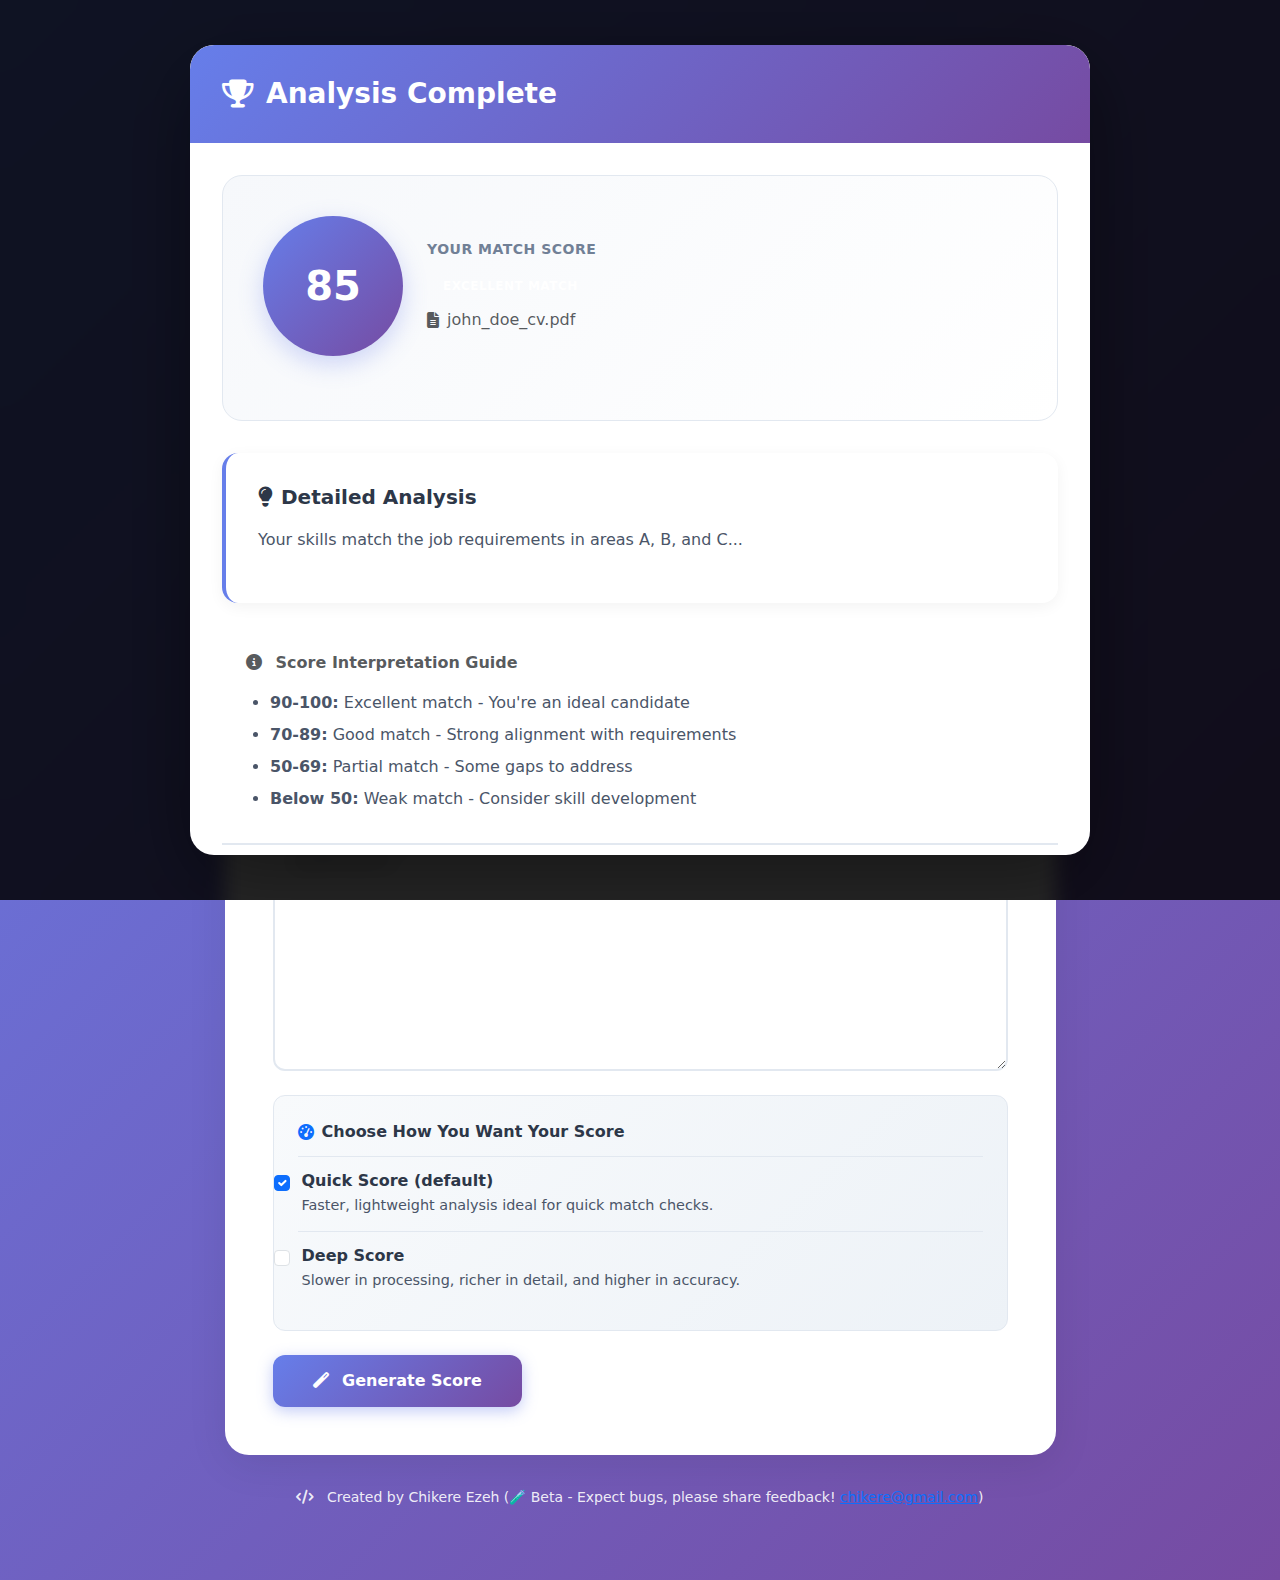
<file: src/main/resources/templates/index.html>
<!DOCTYPE html>
<html lang="en" xmlns:th="http://www.thymeleaf.org">
<head>
    <meta charset="UTF-8">
    <meta name="viewport" content="width=device-width, initial-scale=1.0">
    <title>JobFit Score</title>
    <link href="https://cdn.jsdelivr.net/npm/bootstrap@5.3.3/dist/css/bootstrap.min.css" rel="stylesheet" integrity="sha384-QWTKZyjpPEjISv5WaRU9OFeRpok6YctnYmDr5pNlyT2bRjXh0JMhjY6hW+ALEwIH" crossorigin="anonymous">
    <link rel="stylesheet" href="https://cdnjs.cloudflare.com/ajax/libs/font-awesome/6.4.0/css/all.min.css">
    <style>
        :root {
            --primary-gradient: linear-gradient(135deg, #667eea 0%, #764ba2 100%);
            --success-gradient: linear-gradient(135deg, #11998e 0%, #38ef7d 100%);
            --warning-gradient: linear-gradient(135deg, #f093fb 0%, #f5576c 100%);
            --card-shadow: 0 10px 40px rgba(0,0,0,.08);
            --card-shadow-hover: 0 15px 50px rgba(0,0,0,.12);
        }

        body {
            background: linear-gradient(135deg, #667eea 0%, #764ba2 100%);
            min-height: 100vh;
            padding: 2rem 0;
        }

        .main-card {
            background: #fff;
            border-radius: 24px;
            box-shadow: var(--card-shadow);
            border: none;
            overflow: hidden;
            transition: transform 0.3s ease, box-shadow 0.3s ease;
        }

        .main-card:hover {
            box-shadow: var(--card-shadow-hover);
        }

        .card-header-custom {
            background: var(--primary-gradient);
            color: white;
            padding: 2.5rem 2rem;
            border: none;
        }

        .card-header-custom h1 {
            font-size: 2rem;
            font-weight: 700;
            margin: 0;
            display: flex;
            align-items: center;
            gap: 1rem;
        }

        .card-header-custom .subtitle {
            opacity: 0.9;
            font-size: 0.95rem;
            margin-top: 0.5rem;
            font-weight: 400;
        }

        .form-label {
            font-weight: 600;
            color: #2d3748;
            margin-bottom: 0.75rem;
            display: flex;
            align-items: center;
            gap: 0.5rem;
        }

        .form-label i {
            color: #667eea;
        }

        .form-control, .form-select {
            border: 2px solid #e2e8f0;
            border-radius: 12px;
            padding: 0.75rem 1rem;
            transition: all 0.3s ease;
            font-size: 0.95rem;
        }

        .form-control:focus, .form-select:focus {
            border-color: #667eea;
            box-shadow: 0 0 0 4px rgba(102, 126, 234, 0.1);
        }

        textarea.form-control {
            resize: vertical;
            min-height: 150px;
        }

        .file-upload-wrapper {
            position: relative;
            overflow: hidden;
            border: 2px dashed #cbd5e0;
            border-radius: 12px;
            padding: 2rem;
            text-align: center;
            background: #f7fafc;
            transition: all 0.3s ease;
            cursor: pointer;
        }

        .file-upload-wrapper:hover {
            border-color: #667eea;
            background: #edf2f7;
        }

        .file-upload-wrapper input[type="file"] {
            position: absolute;
            left: -9999px;
        }

        .file-upload-label {
            cursor: pointer;
            display: block;
        }

        .file-upload-icon {
            font-size: 3rem;
            color: #667eea;
            margin-bottom: 1rem;
        }

        .btn-generate {
            background: var(--primary-gradient);
            border: none;
            color: white;
            padding: 0.875rem 2.5rem;
            border-radius: 12px;
            font-weight: 600;
            font-size: 1rem;
            transition: all 0.3s ease;
            box-shadow: 0 4px 15px rgba(102, 126, 234, 0.4);
        }

        .btn-generate:hover {
            transform: translateY(-2px);
            box-shadow: 0 6px 20px rgba(102, 126, 234, 0.5);
            color: white;
        }

        .btn-generate:disabled {
            opacity: 0.6;
            transform: none;
        }

        /* Results Overlay */
        .results-overlay {
            position: fixed;
            inset: 0;
            z-index: 1060;
            background: rgba(0, 0, 0, 0.85);
            backdrop-filter: blur(10px);
            display: flex;
            align-items: center;
            justify-content: center;
            padding: 1rem;
            overflow-y: auto;
            animation: fadeIn 0.3s ease-out;
        }

        @keyframes fadeIn {
            from {
                opacity: 0;
            }
            to {
                opacity: 1;
            }
        }

        .results-container {
            background: white;
            border-radius: 24px;
            box-shadow: 0 25px 80px rgba(0,0,0,0.4);
            max-width: 900px;
            width: 100%;
            max-height: 90vh;
            overflow-y: auto;
            animation: slideUp 0.4s ease-out;
            margin: 2rem auto;
        }

        @keyframes slideUp {
            from {
                transform: translateY(50px);
                opacity: 0;
            }
            to {
                transform: translateY(0);
                opacity: 1;
            }
        }

        .results-header {
            background: var(--primary-gradient);
            color: white;
            padding: 2rem;
            border-radius: 24px 24px 0 0;
            position: sticky;
            top: 0;
            z-index: 10;
        }

        .results-header h2 {
            margin: 0;
            font-size: 1.75rem;
            font-weight: 700;
            display: flex;
            align-items: center;
            gap: 0.75rem;
        }

        .results-body {
            padding: 2rem;
        }

        .score-section {
            background: linear-gradient(135deg, #f6f8fb 0%, #ffffff 100%);
            border-radius: 20px;
            padding: 2.5rem;
            border: 1px solid #e2e8f0;
            margin-bottom: 2rem;
        }

        .score-circle {
            width: 140px;
            height: 140px;
            border-radius: 50%;
            display: flex;
            align-items: center;
            justify-content: center;
            font-size: 2.5rem;
            font-weight: 700;
            color: #fff;
            background: var(--primary-gradient);
            box-shadow: 0 8px 25px rgba(102, 126, 234, 0.3);
            position: relative;
            animation: scoreAppear 0.6s ease-out 0.3s both;
        }

        @keyframes scoreAppear {
            from {
                transform: scale(0) rotate(-180deg);
                opacity: 0;
            }
            to {
                transform: scale(1) rotate(0);
                opacity: 1;
            }
        }

        .score-info {
            flex: 1;
        }

        .score-label {
            font-size: 0.875rem;
            color: #718096;
            text-transform: uppercase;
            letter-spacing: 0.5px;
            font-weight: 600;
            margin-bottom: 0.25rem;
        }

        .score-title {
            font-size: 1.5rem;
            font-weight: 700;
            color: #2d3748;
            margin-bottom: 0.5rem;
        }

        .badge-match {
            padding: 0.5rem 1rem;
            border-radius: 8px;
            font-weight: 600;
            font-size: 0.75rem;
            letter-spacing: 0.5px;
        }

        .match-badge-excellent {
            background: linear-gradient(135deg, #34d399 0%, #15803d 100%) !important;
            color: #ffffff !important;
        }

        .match-badge-good {
            background: linear-gradient(135deg, #fde047 0%, #facc15 100%) !important;
            color: #1f2937 !important;
        }

        .match-badge-partial {
            background: linear-gradient(135deg, #fb923c 0%, #f97316 100%) !important;
            color: #ffffff !important;
        }

        .match-badge-weak {
            background: linear-gradient(135deg, #f87171 0%, #ef4444 100%) !important;
            color: #ffffff !important;
        }

        .score-section.match-theme-excellent {
            background: linear-gradient(135deg, rgba(52, 211, 153, 0.15) 0%, rgba(16, 185, 129, 0.2) 100%);
            border-color: rgba(16, 185, 129, 0.35);
        }

        .score-section.match-theme-excellent .score-circle {
            background: linear-gradient(135deg, #34d399 0%, #22c55e 100%);
            box-shadow: 0 8px 25px rgba(14, 159, 110, 0.35);
        }

        .score-section.match-theme-good {
            background: linear-gradient(135deg, rgba(250, 224, 47, 0.2) 0%, rgba(250, 204, 21, 0.25) 100%);
            border-color: rgba(250, 204, 21, 0.45);
        }

        .score-section.match-theme-good .score-circle {
            background: linear-gradient(135deg, #fde047 0%, #facc15 100%);
            box-shadow: 0 8px 25px rgba(234, 179, 8, 0.35);
            color: #1f2937;
        }

        .score-section.match-theme-partial {
            background: linear-gradient(135deg, rgba(252, 165, 60, 0.18) 0%, rgba(249, 115, 22, 0.22) 100%);
            border-color: rgba(249, 115, 22, 0.35);
        }

        .score-section.match-theme-partial .score-circle {
            background: linear-gradient(135deg, #fb923c 0%, #f97316 100%);
            box-shadow: 0 8px 25px rgba(234, 88, 12, 0.35);
        }

        .score-section.match-theme-weak {
            background: linear-gradient(135deg, rgba(248, 113, 113, 0.18) 0%, rgba(239, 68, 68, 0.22) 100%);
            border-color: rgba(239, 68, 68, 0.35);
        }

        .score-section.match-theme-weak .score-circle {
            background: linear-gradient(135deg, #f87171 0%, #ef4444 100%);
            box-shadow: 0 8px 25px rgba(220, 38, 38, 0.35);
        }

        .explanation-box {
            background: white;
            border-radius: 16px;
            padding: 2rem;
            border-left: 4px solid #667eea;
            box-shadow: 0 4px 15px rgba(0,0,0,0.05);
        }

        .explanation-box h3 {
            color: #2d3748;
            font-size: 1.25rem;
            font-weight: 700;
            margin-bottom: 1rem;
            display: flex;
            align-items: center;
            gap: 0.5rem;
        }

        .explanation {
            color: #4a5568;
            line-height: 1.9;
            white-space: pre-wrap;
            font-size: 1rem;
        }

        .explanation p {
            margin-bottom: 1rem;
        }

        .explanation strong {
            color: #2d3748;
            font-weight: 600;
        }

        .explanation-formatted {
            display: flex;
            flex-direction: column;
            gap: 1rem;
        }

        .explanation-paragraph {
            padding-left: 1rem;
            border-left: 3px solid #e2e8f0;
            transition: border-color 0.2s ease;
        }

        .explanation-paragraph:hover {
            border-left-color: #667eea;
        }

        .score-legend {
            background: white;
            border-radius: 16px;
            padding: 1.5rem;
            margin-top: 1.5rem;
        }

        .score-legend ul {
            margin-bottom: 0;
            padding-left: 1.5rem;
        }

        .score-legend li {
            margin-bottom: 0.5rem;
            color: #4a5568;
        }

        .results-actions {
            display: flex;
            gap: 1rem;
            flex-wrap: wrap;
            padding-top: 1.5rem;
            border-top: 2px solid #e2e8f0;
        }

        .btn-reset {
            background: var(--primary-gradient);
            border: none;
            color: white;
            padding: 0.875rem 2rem;
            border-radius: 12px;
            font-weight: 600;
            transition: all 0.3s ease;
            box-shadow: 0 4px 15px rgba(102, 126, 234, 0.3);
        }

        .btn-reset:hover {
            transform: translateY(-2px);
            box-shadow: 0 6px 20px rgba(102, 126, 234, 0.4);
            color: white;
        }

        .btn-upgrade {
            background: linear-gradient(135deg, #fde047 0%, #facc15 100%);
            color: #1f2937;
            border: none;
            padding: 0.875rem 2rem;
            border-radius: 12px;
            font-weight: 600;
            transition: all 0.3s ease;
            box-shadow: 0 4px 15px rgba(234, 179, 8, 0.4);
        }

        .btn-upgrade:hover {
            transform: translateY(-2px);
            box-shadow: 0 6px 22px rgba(202, 138, 4, 0.5);
            color: #1f2937;
        }

        .btn-close-results {
            border: 2px solid #e2e8f0;
            color: #4a5568;
            background: white;
            padding: 0.875rem 2rem;
            border-radius: 12px;
            font-weight: 600;
            transition: all 0.3s ease;
        }

        .btn-close-results:hover {
            background: #f7fafc;
            border-color: #cbd5e0;
            color: #2d3748;
        }

        .loading-overlay {
            position: fixed;
            inset: 0;
            z-index: 1050;
            background: rgba(0, 0, 0, 0.7);
            backdrop-filter: blur(8px);
            display: flex;
            align-items: center;
            justify-content: center;
        }

        .loading-content {
            background: white;
            padding: 3rem 4rem;
            border-radius: 20px;
            text-align: center;
            box-shadow: 0 20px 60px rgba(0,0,0,0.3);
            max-width: 400px;
        }

        .loading-content h3 {
            font-size: 1.25rem;
            font-weight: 700;
            color: #2d3748;
            margin-bottom: 0.5rem;
        }

        .loading-content p {
            color: #718096;
            margin: 0;
        }

        .footer-text {
            text-align: center;
            color: rgba(255,255,255,0.9);
            margin-top: 2rem;
            font-size: 0.875rem;
            font-weight: 500;
        }

        .d-none {
            display: none !important;
        }

        .info-note {
            background: linear-gradient(135deg, #ebf4ff 0%, #e0e7ff 100%);
            border-left: 4px solid #667eea;
            padding: 1rem 1.25rem;
            border-radius: 8px;
            color: #4c51bf;
            font-size: 0.9rem;
            display: flex;
            align-items: center;
            gap: 0.75rem;
        }

        .response-options {
            background: linear-gradient(135deg, #f8fafc 0%, #edf2f7 100%);
            border-radius: 12px;
            padding: 1.5rem;
            border: 1px solid #e2e8f0;
        }

        .response-options-title {
            font-weight: 600;
            color: #2d3748;
            margin-bottom: 0.75rem;
            display: flex;
            align-items: center;
            gap: 0.5rem;
        }

        .response-option {
            display: flex;
            align-items: flex-start;
            gap: 0.75rem;
            padding: 0.75rem 0;
            border-top: 1px solid #e2e8f0;
        }

        .response-option:first-of-type {
            border-top: none;
        }

        .response-option .form-check-input {
            margin-top: 0.4rem;
            cursor: pointer;
        }

        .response-option label {
            cursor: pointer;
        }

        .response-option .option-heading {
            font-weight: 600;
            color: #2d3748;
            display: block;
        }

        .response-option .option-detail {
            color: #4a5568;
            font-size: 0.9rem;
        }

        .file-name-display {
            background: #edf2f7;
            padding: 0.75rem 1rem;
            border-radius: 8px;
            margin-top: 0.75rem;
            display: none;
            align-items: center;
            gap: 0.5rem;
            font-size: 0.9rem;
            color: #2d3748;
        }

        .file-name-display.show {
            display: flex;
        }

        .file-name-display i {
            color: #667eea;
        }

        .stored-cv-banner {
            background: linear-gradient(135deg, #e8f5e9 0%, #c8e6c9 100%);
            border: 2px solid #4caf50;
            border-radius: 12px;
            padding: 1.25rem 1.5rem;
            display: flex;
            justify-content: space-between;
            align-items: center;
            flex-wrap: wrap;
            gap: 1rem;
        }

        .stored-cv-banner .form-check {
            margin-bottom: 0;
        }

        .stored-cv-banner .form-check-input {
            width: 1.25rem;
            height: 1.25rem;
            cursor: pointer;
            border: 2px solid #4caf50;
        }

        .stored-cv-banner .form-check-input:checked {
            background-color: #4caf50;
            border-color: #4caf50;
        }

        .stored-cv-banner .form-check-label {
            cursor: pointer;
            font-size: 1rem;
            color: #2d3748;
            display: flex;
            align-items: center;
            margin-left: 0.5rem;
        }

        .stored-cv-name {
            color: #4caf50;
            font-weight: 700;
            margin-left: 0.25rem;
        }

        .stored-cv-info {
            color: #2e7d32;
            font-size: 0.875rem;
            display: flex;
            align-items: center;
        }

        .cv-upload-section-disabled {
            opacity: 0.5;
            pointer-events: none;
        }

        .rate-limit-banner {
            background: linear-gradient(135deg, #e3f2fd 0%, #bbdefb 100%);
            border: 2px solid #2196f3;
            border-radius: 12px;
            padding: 1rem 1.5rem;
            display: flex;
            justify-content: space-between;
            align-items: center;
            flex-wrap: wrap;
            gap: 1rem;
        }

        .rate-limit-content {
            display: flex;
            align-items: center;
            color: #1565c0;
            font-size: 1rem;
        }

        .rate-limit-text strong {
            font-weight: 700;
        }

        .rate-limit-dots {
            display: flex;
            gap: 0.5rem;
            align-items: center;
        }

        .rate-dot {
            width: 16px;
            height: 16px;
            border-radius: 50%;
            background: #4caf50;
            border: 2px solid #2e7d32;
            transition: all 0.3s ease;
        }

        .rate-dot.used {
            background: #e0e0e0;
            border-color: #9e9e9e;
        }

        @media (max-width: 768px) {
            .card-header-custom {
                padding: 2rem 1.5rem;
            }

            .results-header {
                padding: 1.5rem;
            }

            .results-body {
                padding: 1.5rem;
            }

            .score-circle {
                width: 100px;
                height: 100px;
                font-size: 2rem;
            }

            .score-section {
                padding: 1.5rem;
            }

            .loading-content {
                padding: 2rem;
                margin: 1rem;
            }

            .results-container {
                margin: 1rem auto;
            }
        }
    </style>
</head>
<body>
<div class="container py-4">
    <div class="row justify-content-center">
        <div class="col-lg-10 col-xl-9">
            <div class="main-card">
                <div class="card-header-custom">
                    <h1>
                        <i class="fas fa-chart-line"></i>
                        JobFit Score
                    </h1>
                    <div class="subtitle">Analyse your CV against job requirements with AI-powered insights</div>
                </div>

                <div class="card-body p-4 p-md-5">
                    <div th:if="${error}" class="alert alert-danger" role="alert">
                        <i class="fas fa-exclamation-circle me-2"></i>
                        <span th:text="${error}"></span>
                    </div>

                    <!-- Rate Limit Info Banner -->
                    <div th:if="${remainingRequests != null}" class="rate-limit-banner mb-4">
                        <div class="rate-limit-content">
                            <i class="fas fa-chart-bar me-2"></i>
                            <span class="rate-limit-text">
                  <strong>Beta Version (Free):</strong>
                  <span th:text="${remainingRequests}">5</span> of 5 scans available today.
                </span>
                        </div>
                        <div class="rate-limit-dots">
                            <span class="rate-dot" th:classappend="${usedRequests >= 1 ? 'used' : ''}"></span>
                            <span class="rate-dot" th:classappend="${usedRequests >= 2 ? 'used' : ''}"></span>
                            <span class="rate-dot" th:classappend="${usedRequests >= 3 ? 'used' : ''}"></span>
                            <span class="rate-dot" th:classappend="${usedRequests >= 4 ? 'used' : ''}"></span>
                            <span class="rate-dot" th:classappend="${usedRequests >= 5 ? 'used' : ''}"></span>
                        </div>
                    </div>

                    <form id="scoreForm" enctype="multipart/form-data">
                        <!-- Reuse CV Section (shown only if CV exists in session) -->
                        <div th:if="${storedCvName}" class="mb-4">
                            <div class="stored-cv-banner">
                                <div class="form-check">
                                    <input class="form-check-input" type="checkbox" id="reuseCv" name="reuseCv" value="true" checked>
                                    <label class="form-check-label" for="reuseCv">
                                        <i class="fas fa-sync-alt me-2"></i>
                                        <strong>Reuse previous CV:</strong>
                                        <span class="stored-cv-name" th:text="${storedCvName}">resume.pdf</span>
                                    </label>
                                </div>
                                <div class="d-flex align-items-center gap-3">
                                    <div class="stored-cv-info">
                                        <i class="fas fa-info-circle me-1"></i>
                                        <small>Uncheck to upload a different CV</small>
                                    </div>
                                    <form th:action="@{/clear-cv}" method="post" class="d-inline">
                                        <button type="submit" class="btn btn-sm btn-outline-danger" title="Remove stored CV">
                                            <i class="fas fa-trash-alt"></i>
                                        </button>
                                    </form>
                                </div>
                            </div>
                        </div>

                        <div class="mb-4" id="cvUploadSection">
                            <label for="candidateFile" class="form-label">
                                <i class="fas fa-file-pdf"></i>
                                <span id="uploadLabel">Upload Your CV</span>
                            </label>
                            <div class="file-upload-wrapper" id="fileUploadWrapper">
                                <input class="form-control" type="file" id="candidateFile" name="candidateFile" accept="application/pdf">
                                <label for="candidateFile" class="file-upload-label">
                                    <div class="file-upload-icon">
                                        <i class="fas fa-cloud-upload-alt"></i>
                                    </div>
                                    <div class="fw-semibold mb-2">Click to upload or drag and drop</div>
                                    <div class="text-muted small">PDF only (Max 10MB)</div>
                                </label>
                            </div>
                            <div class="file-name-display" id="fileNameDisplay">
                                <i class="fas fa-file-pdf"></i>
                                <span id="fileName"></span>
                            </div>
                            <div class="invalid-feedback">Please select a PDF file or check "Reuse previous CV".</div>
                        </div>

                        <div class="mb-4">
                            <label for="jobDescription" class="form-label">
                                <i class="fas fa-briefcase"></i>
                                Job Description
                            </label>
                            <textarea class="form-control" id="jobDescription" name="jobDescription" rows="10" placeholder="Paste the full job description here — including responsibilities, required skills, and qualifications...." required></textarea>
                            <div class="invalid-feedback">Please paste the job description.</div>
                        </div>

                        <div class="response-options mb-4" aria-label="Response time preference">
                            <div class="response-options-title">
                                <i class="fas fa-gauge-high text-primary"></i>
                                Choose How You Want Your Score
                            </div>
                            <div class="response-option form-check">
                                <input class="form-check-input" type="checkbox" id="quickResponse" name="analysisMode" value="quick" checked>
                                <label class="form-check-label" for="quickResponse">
                                    <span class="option-heading">Quick Score (default)</span>
                                    <span class="option-detail">Faster, lightweight analysis ideal for quick match checks.</span>
                                </label>
                            </div>
                            <div class="response-option form-check">
                                <input class="form-check-input" type="checkbox" id="thoughtfulResponse" name="analysisMode" value="thoughtful">
                                <label class="form-check-label" for="thoughtfulResponse">
                                    <span class="option-heading">Deep Score</span>
                                    <span class="option-detail">Slower in processing, richer in detail, and higher in accuracy.</span>
                                </label>
                            </div>
                        </div>

                        <div class="d-flex justify-content-between align-items-center">
                            <button id="submitBtn" class="btn btn-generate" type="button">
                                <i class="fas fa-magic me-2"></i>
                                Generate Score
                            </button>
                        </div>
                    </form>
                </div>
            </div>

            <p class="footer-text">
                <i class="fas fa-code me-2"></i>
                Created by Chikere Ezeh (🧪 Beta - Expect bugs, please share feedback! <a href="mailto:chikere@gmail.com?subject=FitJob">chikere@gmail.com</a>)
            </p>
        </div>
    </div>
</div>

<!-- Results Overlay -->
<div th:if="${score != null}" class="results-overlay" id="resultsOverlay">
    <div class="results-container">
        <div class="results-header">
            <h2>
                <i class="fas fa-trophy"></i>
                Analysis Complete
            </h2>
        </div>

        <div class="results-body">
            <div class="score-section" th:classappend="${matchTheme}">
                <div class="d-flex align-items-center gap-4 mb-4 flex-wrap">
                    <div class="score-circle" th:text="${score}">85</div>
                    <div class="score-info">
                        <div class="score-label">Your Match Score</div>
                        <div class="score-title">
                            <span class="badge badge-match" th:classappend="${matchClass}" th:text="${matchLabel}">EXCELLENT MATCH</span>
                        </div>
                        <div class="text-muted d-flex align-items-center gap-2 mt-2">
                            <i class="fas fa-file-alt"></i>
                            <span th:text="${cvName}">john_doe_cv.pdf</span>
                        </div>
                    </div>
                </div>
            </div>

            <div class="explanation-box">
                <h3>
                    <i class="fas fa-lightbulb"></i>
                    Detailed Analysis
                </h3>
                <div class="explanation" id="explanationText" th:text="${explanation}">Your skills match the job requirements in areas A, B, and C...</div>
            </div>

            <div class="score-legend">
                <div class="fw-semibold mb-3 text-muted">
                    <i class="fas fa-info-circle me-2"></i>
                    Score Interpretation Guide
                </div>
                <ul>
                    <li><strong>90-100:</strong> Excellent match - You're an ideal candidate</li>
                    <li><strong>70-89:</strong> Good match - Strong alignment with requirements</li>
                    <li><strong>50-69:</strong> Partial match - Some gaps to address</li>
                    <li><strong>Below 50:</strong> Weak match - Consider skill development</li>
                </ul>
            </div>

            <div class="results-actions">
                <a class="btn btn-reset" th:href="@{/}">
                    <i class="fas fa-redo me-2"></i>
                    Analyze Another Position
                </a>
                <button type="button" class="btn btn-upgrade" id="upgradeCvButton" title="Let us Rewrite your CV to fit this role" data-action="upgrade-cv" th:if="${showUpgradeButton}">
                    Almost There! Upgrade CV
                </button>
                <button class="btn btn-close-results" onclick="document.getElementById('resultsOverlay').style.display='none'">
                    <i class="fas fa-times me-2"></i>
                    Close Results
                </button>
            </div>
        </div>
    </div>
</div>

<!-- Loading overlay with progress bar -->
<div id="loadingOverlay" class="loading-overlay d-none" role="alert" aria-live="assertive" aria-atomic="true">
    <div class="loading-content">
        <h3>Analysis in Progress</h3>
        <p>Your CV and the job description are being analyzed. It may take up to a minute or more. Please don’t close this window. Your report is just moments away.</p>

        <div class="progress mb-3" style="height: 20px;">
            <div id="progressBar" class="progress-bar progress-bar-striped progress-bar-animated"
                 role="progressbar" aria-label="Matching progress" aria-valuenow="0" aria-valuemin="0" aria-valuemax="100"
                 style="width: 0%"></div>
        </div>
        <p class="text-muted" id="progressLabel">Starting…</p>
        <p><em>Tip: Feel free to grab a coffee.</em></p>
    </div>
</div>


<script>
    // AJAX-BASED FORM SUBMISSION
    window.addEventListener('DOMContentLoaded', function() {
        console.log('=== Page loaded - AJAX mode ===');

        var form = document.getElementById('scoreForm');
        var submitBtn = document.getElementById('submitBtn');
        var fileInput = document.getElementById('candidateFile');
        var jobDescTextarea = document.getElementById('jobDescription');
        var reuseCvCheckbox = document.getElementById('reuseCv');
        var analysisModeInputs = document.querySelectorAll('input[name=\"analysisMode\"]');
        var quickResponseCheckbox = document.getElementById('quickResponse');
        var overlay = document.getElementById('loadingOverlay');
        var progressBar = document.getElementById('progressBar');
        var progressLabel = document.getElementById('progressLabel');
        var upgradeButton = document.getElementById('upgradeCvButton');

        if (upgradeButton) {
            upgradeButton.addEventListener('click', function(event) {
                event.preventDefault();
                upgradeButton.disabled = true;
                upgradeButton.innerHTML = '<i class="fas fa-spinner fa-spin me-2"></i>Preparing upgraded CV…';
                window.location.href = '/upgrade-cv';
            });
        }

        // Handle CV reuse checkbox
        if (reuseCvCheckbox) {
            var cvUploadSection = document.getElementById('cvUploadSection');
            var uploadLabel = document.getElementById('uploadLabel');

            function toggleUpload() {
                if (reuseCvCheckbox.checked) {
                    cvUploadSection.classList.add('cv-upload-section-disabled');
                    uploadLabel.innerHTML = '<i class="fas fa-file-pdf"></i> Upload Different CV (Optional)';
                } else {
                    cvUploadSection.classList.remove('cv-upload-section-disabled');
                    uploadLabel.innerHTML = '<i class="fas fa-file-pdf"></i> Upload Your CV';
                }
            }

            toggleUpload();
            reuseCvCheckbox.addEventListener('change', toggleUpload);
        }

        if (analysisModeInputs.length) {
            function enforceSingleSelection(selectedInput) {
                if (!selectedInput) {
                    return;
                }
                if (!selectedInput.checked) {
                    selectedInput.checked = true;
                }
                analysisModeInputs.forEach(function(input) {
                    if (input !== selectedInput) {
                        input.checked = false;
                    }
                });
            }

            analysisModeInputs.forEach(function(input) {
                input.addEventListener('change', function() {
                    if (this.checked) {
                        enforceSingleSelection(this);
                    } else {
                        enforceSingleSelection(quickResponseCheckbox || analysisModeInputs[0]);
                    }
                });
            });

            var hasSelection = Array.prototype.slice.call(analysisModeInputs).some(function(input) {
                return input.checked;
            });
            if (!hasSelection) {
                enforceSingleSelection(quickResponseCheckbox || analysisModeInputs[0]);
            }
        }

        // File upload display
        if (fileInput) {
            fileInput.addEventListener('change', function() {
                var fileNameDisplay = document.getElementById('fileNameDisplay');
                var fileName = document.getElementById('fileName');
                if (this.files && this.files[0]) {
                    fileName.textContent = this.files[0].name;
                    fileNameDisplay.classList.add('show');
                }
            });
        }

        // Form submission handler
        submitBtn.addEventListener('click', function(e) {
            e.preventDefault();
            console.log('=== Submit button clicked (AJAX) ===');

            var isReusing = reuseCvCheckbox && reuseCvCheckbox.checked;
            var hasFile = fileInput.files && fileInput.files.length > 0;
            var jobDesc = jobDescTextarea.value.trim();
            var selectedModeInput = document.querySelector('input[name=\"analysisMode\"]:checked');
            var selectedMode = selectedModeInput ? selectedModeInput.value : 'quick';

            console.log('Reusing CV:', isReusing);
            console.log('Has file:', hasFile);
            console.log('Job description length:', jobDesc.length);
            console.log('Response mode:', selectedMode);

            // Validation
            if (!isReusing && !hasFile) {
                alert('Please upload a CV or check "Reuse previous CV"');
                return;
            }

            if (!jobDesc) {
                alert('Please enter a job description');
                jobDescTextarea.focus();
                return;
            }

            // Show loading with progress bar
            overlay.classList.remove('d-none');
            submitBtn.disabled = true;
            submitBtn.innerHTML = '<i class="fas fa-spinner fa-spin me-2"></i>Analyzing…';

            // Start simulated progress (for now)
            var elapsed = 0;
            var estimated = 60; // seconds, adjust if you expect longer
            var interval = setInterval(function() {
                elapsed++;
                var percent = Math.min(Math.round((elapsed / estimated) * 90), 90);
                progressBar.style.width = percent + '%';
                progressBar.setAttribute('aria-valuenow', percent);
                progressLabel.textContent = 'Analysing your profile… ' + Math.ceil((estimated - elapsed)) + 's remaining';

                if (elapsed >= estimated) {
                    clearInterval(interval);
                    // now hold at ~90% until real result comes
                    progressLabel.textContent = 'Finalising results…';
                }
            }, 1000);

            // Build form data
            var formData = new FormData();
            if (isReusing) {
                formData.append('reuseCv', 'true');
                console.log('Submitting with reuseCv=true');
            } else if (hasFile) {
                formData.append('candidateFile', fileInput.files[0]);
                console.log('Submitting with file:', fileInput.files[0].name);
            }
            formData.append('jobDescription', jobDesc);
            formData.append('analysisMode', selectedMode);

            console.log('Sending AJAX request to /generate');
            fetch('/generate', {
                method: 'POST',
                body: formData
            })
                .then(function(response) {
                    console.log('Response status:', response.status);
                    if (!response.ok) {
                        throw new Error('Server error: ' + response.status);
                    }
                    return response.text();
                })
                .then(function(html) {
                    console.log('Success! Replacing page content');
                    // Update to 100%
                    progressBar.style.width = '100%';
                    progressBar.setAttribute('aria-valuenow', 100);
                    progressLabel.textContent = 'Loading results…';
                    // Replace entire page with server response
                    document.open();
                    document.write(html);
                    document.close();
                })
                .catch(function(error) {
                    console.error('Error:', error);
                    alert('An error occurred: ' + error.message);
                    overlay.classList.add('d-none');
                    submitBtn.disabled = false;
                    submitBtn.innerHTML = '<i class="fas fa-magic me-2"></i>Generate Score';
                    clearInterval(interval);
                });
        });
    });
</script>

<script src="https://cdn.jsdelivr.net/npm/bootstrap@5.3.3/dist/js/bootstrap.bundle.min.js" integrity="sha384-YvpcrYf0tY3lHB60NNkmXc5s9fDVZLESaAA55NDzOxhy9GkcIdslK1eN7N6jIeHz" crossorigin="anonymous"></script>

<script>
    // Format explanation text into readable paragraphs
    window.addEventListener('DOMContentLoaded', function() {
        var explanationDiv = document.getElementById('explanationText');
        if (explanationDiv && explanationDiv.textContent) {
            var text = explanationDiv.textContent.trim();
            var sentences = text.match(/[^.!?]+[.!?]+/g) || [text];
            var paragraphs = [];
            var current = [];
            sentences.forEach(function(sentence, index) {
                sentence = sentence.trim();
                current.push(sentence);
                var shouldBreak = current.length >= 2 && (
                    sentence.toLowerCase().includes('however') ||
                    sentence.toLowerCase().includes('your strengths') ||
                    sentence.toLowerCase().includes('to be competitive') ||
                    sentence.toLowerCase().includes('you would need') ||
                    current.length >= 3
                );
                if (shouldBreak || index === sentences.length - 1) {
                    paragraphs.push(current.join(' '));
                    current = [];
                }
            });
            var html = paragraphs.map(function(p) {
                return '<p class="mb-3">' + p + '</p>';
            }).join('');
            explanationDiv.innerHTML = html;
        }
    });
</script>
</body>
</html>
</file>
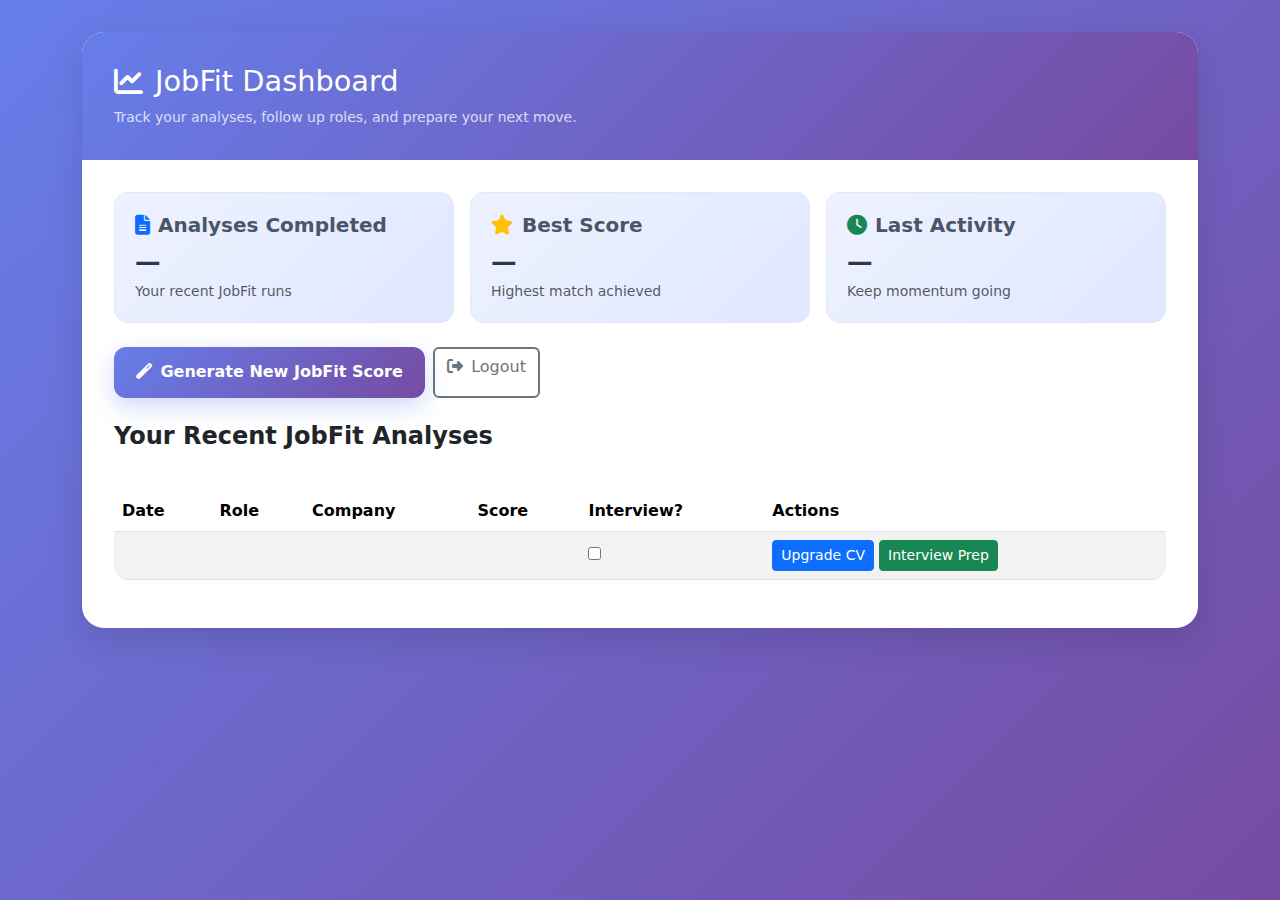
<file: src/main/resources/templates/dashboard.html>
<!DOCTYPE html>
<html xmlns:th="http://www.thymeleaf.org" lang="en">
<head>
    <meta charset="UTF-8">
    <meta name="viewport" content="width=device-width, initial-scale=1.0">
    <title>Dashboard - JobFit</title>
    <link href="https://cdn.jsdelivr.net/npm/bootstrap@5.3.3/dist/css/bootstrap.min.css" rel="stylesheet">
    <link rel="stylesheet" href="https://cdnjs.cloudflare.com/ajax/libs/font-awesome/6.4.0/css/all.min.css">
    <style>
        :root {
            --primary-gradient: linear-gradient(135deg, #667eea 0%, #764ba2 100%);
            --card-shadow: 0 12px 35px rgba(0,0,0,.12);
            --soft-bg: #f7f9fc;
        }
        body {
            background: linear-gradient(135deg, #667eea 0%, #764ba2 100%);
            min-height: 100vh;
            padding: 2rem 1rem;
        }
        .dashboard-card {
            background: #fff;
            border-radius: 22px;
            box-shadow: var(--card-shadow);
            overflow: hidden;
            border: none;
        }
        .dashboard-header {
            background: var(--primary-gradient);
            color: #fff;
            padding: 2rem;
        }
        .dashboard-header h1 {
            margin: 0;
            font-size: 1.8rem;
            display: flex;
            align-items: center;
            gap: 0.75rem;
        }
        .dashboard-body {
            padding: 2rem;
        }
        .stat-tile {
            background: linear-gradient(135deg, #eef2ff 0%, #e0e7ff 100%);
            border-radius: 14px;
            padding: 1.25rem;
            border: 1px solid #e2e8f0;
            height: 100%;
        }
        .stat-tile h5 {
            margin-bottom: 0.35rem;
            color: #4a5568;
            font-weight: 700;
        }
        .stat-value {
            font-size: 1.6rem;
            font-weight: 800;
            color: #2d3748;
        }
        .btn-primary-gradient {
            background: var(--primary-gradient);
            border: none;
            color: #fff;
            border-radius: 12px;
            padding: 0.85rem 1.4rem;
            box-shadow: 0 8px 22px rgba(102, 126, 234, 0.3);
            font-weight: 600;
        }
        table {
            background: #fff;
            border-radius: 14px;
            overflow: hidden;
        }
        thead {
            background: #f1f3fe;
        }
        th {
            font-weight: 700;
            color: #4a5568;
        }
        td {
            vertical-align: middle;
        }
        .score-badge {
            padding: 6px 12px;
            border-radius: 8px;
            font-weight: 600;
            color: #fff;
        }
        .score-good { background: #38a169; }
        .score-ok { background: #d69e2e; }
        .score-bad { background: #e53e3e; }
        .action-link {
            font-weight: 600;
            text-decoration: none;
            color: #667eea;
        }
    </style>
</head>

<body>
<div class="container">
    <div class="dashboard-card">

        <!-- HEADER -->
        <div class="dashboard-header">
            <h1><i class="fas fa-chart-line"></i> JobFit Dashboard</h1>
            <div class="small opacity-75 mt-2">Track your analyses, follow up roles, and prepare your next move.</div>
        </div>

        <div class="dashboard-body">

            <!-- STATS -->
            <div class="row g-3 mb-4">
                <div class="col-md-4">
                    <div class="stat-tile">
                        <h5><i class="fas fa-file-alt me-2 text-primary"></i>Analyses Completed</h5>
                        <div class="stat-value" th:text="${totalAnalyses}">—</div>
                        <div class="text-muted small">Your recent JobFit runs</div>
                    </div>
                </div>
                <div class="col-md-4">
                    <div class="stat-tile">
                        <h5><i class="fas fa-star me-2 text-warning"></i>Best Score</h5>
                        <div class="stat-value" th:text="${bestScore}">—</div>
                        <div class="text-muted small">Highest match achieved</div>
                    </div>
                </div>
                <div class="col-md-4">
                    <div class="stat-tile">
                        <h5><i class="fas fa-clock me-2 text-success"></i>Last Activity</h5>
                        <div class="stat-value small" th:text="${lastActivity}">—</div>
                        <div class="text-muted small">Keep momentum going</div>
                    </div>
                </div>
            </div>

            <!-- ACTION BUTTONS -->
            <div class="d-flex flex-wrap gap-2 mb-4">
                <a class="btn btn-primary-gradient" href="/">
                    <i class="fas fa-magic me-2"></i>Generate New JobFit Score
                </a>
                <a class="btn btn-outline-secondary border-2" href="/logout">
                    <i class="fas fa-sign-out-alt me-2"></i>Logout
                </a>
            </div>

            <!-- TABLE OF ACTIVITIES -->
            <h4 class="mb-3 fw-bold">Your Recent JobFit Analyses</h4>

            <div class="table-responsive">
                <table class="table table-striped align-middle mt-4">
                    <thead>
                    <tr>
                        <th>Date</th>
                        <th>Role</th>
                        <th>Company</th>
                        <th>Score</th>
                        <th>Interview?</th>
                        <th>Actions</th>
                    </tr>
                    </thead>
                    <tbody>
                    <tr th:each="entry : ${entries}">
                        <td th:text="${entry.createdAt}"></td>
                        <td th:text="${entry.roleTitle}"></td>
                        <td th:text="${entry.companyName}"></td>
                        <td th:text="${entry.score}"></td>

                        <td>
                            <input type="checkbox"
                                   th:checked="${entry.calledForInterview}">
                        </td>

                        <td>
                            <a th:if="${entry.cvUpgradeAvailable}" class="btn btn-sm btn-primary" href="/upgrade-cv">Upgrade CV</a>
                            <a th:if="${entry.interviewPrepAvailable}" class="btn btn-sm btn-success" href="/interview-prep-guide">Interview Prep</a>
                        </td>
                    </tr>
                    </tbody>
                </table>

            </div>

        </div>
    </div>
</div>

<script>
    function updateInterviewStatus(id, checked) {
        fetch('/dashboard/interview-status/' + id + '?checked=' + checked, { method: 'POST' });
    }
</script>

</body>
</html>
</file>
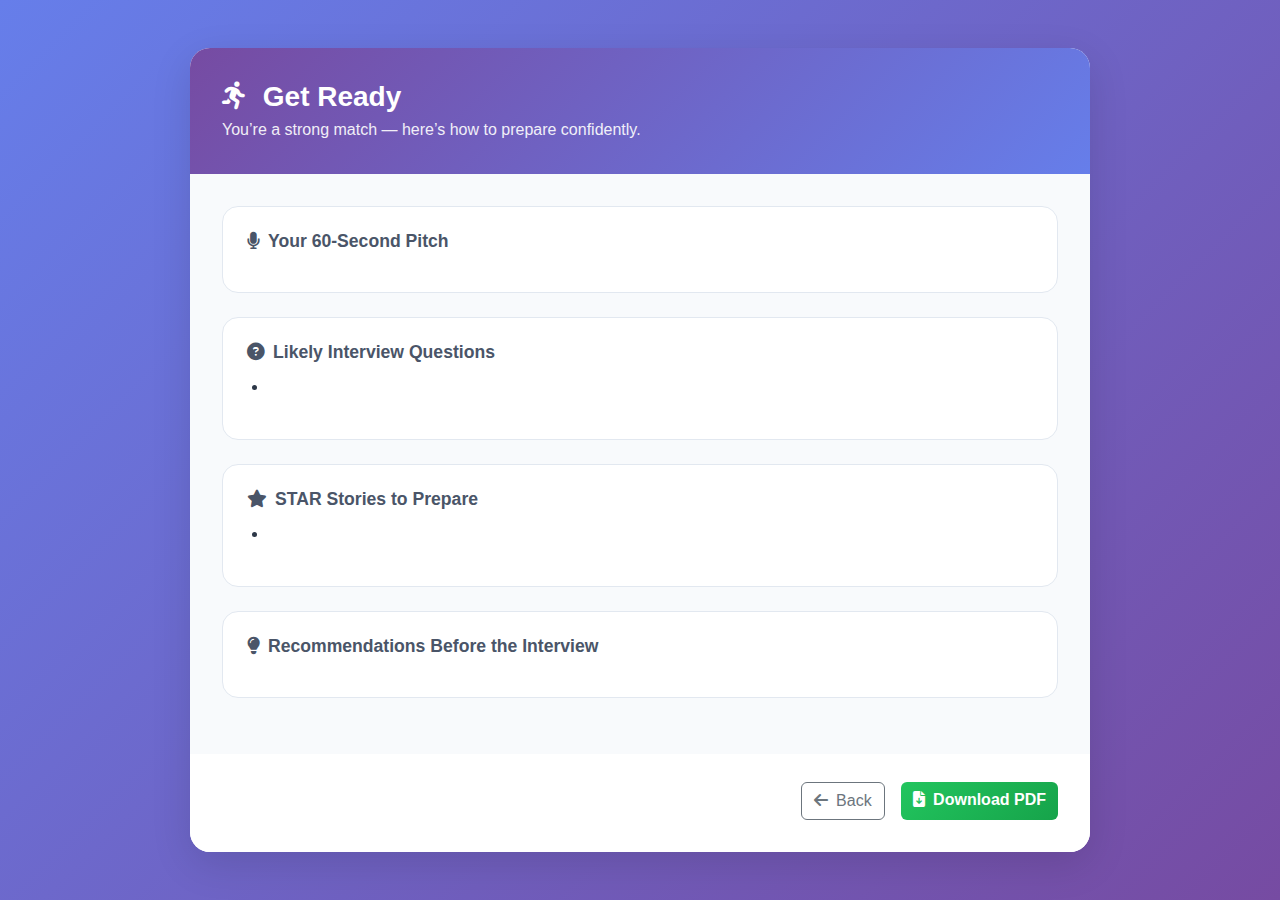
<file: src/main/resources/templates/getready.html>
<!DOCTYPE html>
<html xmlns:th="http://www.thymeleaf.org" lang="en">
<head>
    <meta charset="UTF-8">
    <title>Get Ready – JobFit</title>
    <meta name="viewport" content="width=device-width, initial-scale=1.0">

    <link href="https://cdn.jsdelivr.net/npm/bootstrap@5.3.3/dist/css/bootstrap.min.css" rel="stylesheet">
    <link rel="stylesheet"
          href="https://cdnjs.cloudflare.com/ajax/libs/font-awesome/6.4.0/css/all.min.css"/>

    <style>
        body {
            background: linear-gradient(135deg, #667eea 0%, #764ba2 100%);
            min-height: 100vh;
            display: flex;
            align-items: center;
            justify-content: center;
            padding: 2rem 1rem;
            font-family: "Inter", "Segoe UI", sans-serif;
        }

        .ready-card {
            background: #ffffff;
            border-radius: 20px;
            box-shadow: 0 12px 40px rgba(0, 0, 0, 0.12);
            max-width: 900px;
            width: 100%;
            overflow: hidden;
        }

        .ready-card__header {
            background: linear-gradient(135deg, #764ba2 0%, #667eea 100%);
            color: #fff;
            padding: 2rem;
        }

        .ready-card__header h1 {
            font-size: 1.75rem;
            font-weight: 700;
            margin-bottom: .25rem;
        }

        .ready-card__header p {
            margin: 0;
            font-weight: 500;
            opacity: .9;
        }

        .ready-card__body {
            padding: 2rem;
            background: #f8fafc;
        }

        .insight-block {
            background: #ffffff;
            border-radius: 16px;
            border: 1px solid #e2e8f0;
            padding: 1.5rem;
            margin-bottom: 1.5rem;
        }

        .insight-block h2 {
            font-size: 1.1rem;
            font-weight: 700;
            margin-bottom: .75rem;
            color: #4a5568;
        }

        .insight-block ul {
            padding-left: 1.3rem;
        }

        .insight-block ul li {
            margin-bottom: .4rem;
            color: #2d3748;
        }

        .ready-card__footer {
            padding: 1.75rem 2rem 2rem;
            background: #ffffff;
            display: flex;
            flex-wrap: wrap;
            justify-content: flex-end;
            gap: 1rem;
        }

        .btn-primary-gradient {
            background: linear-gradient(135deg, #22c55e 0%, #16a34a 100%);
            border: none;
            color: #fff;
            font-weight: 600;
        }

        @media (max-width: 576px) {
            .ready-card__footer {
                justify-content: center;
            }
        }
    </style>
</head>

<body>

<main class="ready-card" role="main">

    <!-- HEADER -->
    <header class="ready-card__header">
        <h1><i class="fas fa-person-running me-2"></i> Get Ready</h1>
        <p>You’re a strong match — here’s how to prepare confidently.</p>
    </header>

    <!-- BODY -->
    <section class="ready-card__body">

        <!-- Pitch -->
        <div class="insight-block">
            <h2><i class="fas fa-microphone me-2"></i>Your 60-Second Pitch</h2>
            <p th:text="${entry != null ? entry.pitch : 'Craft a sharp, clear pitch tailored to the role.'}"></p>
        </div>

        <!-- Likely Interview Questions -->
        <div th:if="${entry != null}" class="insight-block">
            <h2><i class="fas fa-question-circle me-2"></i>Likely Interview Questions</h2>
            <ul>
                <li th:each="q : ${entry.questions}" th:text="${q}"></li>
            </ul>
        </div>

        <!-- STAR Stories -->
        <div th:if="${entry != null}" class="insight-block">
            <h2><i class="fas fa-star me-2"></i>STAR Stories to Prepare</h2>
            <ul>
                <li th:each="story : ${entry.starStories}" th:text="${story}"></li>
            </ul>
        </div>

        <!-- General Prep Advice -->
        <div class="insight-block">
            <h2><i class="fas fa-lightbulb me-2"></i>Recommendations Before the Interview</h2>
            <p th:text="${entry != null ? entry.prepAdvice : 'Research the company, align examples to their goals, and prepare thoughtful questions.'}"></p>
        </div>

    </section>

    <!-- FOOTER BUTTONS -->
    <footer class="ready-card__footer">
        <a class="btn btn-outline-secondary" href="/dashboard">
            <i class="fas fa-arrow-left me-1"></i> Back
        </a>

        <a class="btn btn-primary-gradient"
           th:href="@{'/get-ready/' + ${entry.id} + '/download'}">
            <i class="fas fa-file-download me-1"></i> Download PDF
        </a>
    </footer>

</main>

</body>
</html>
</file>
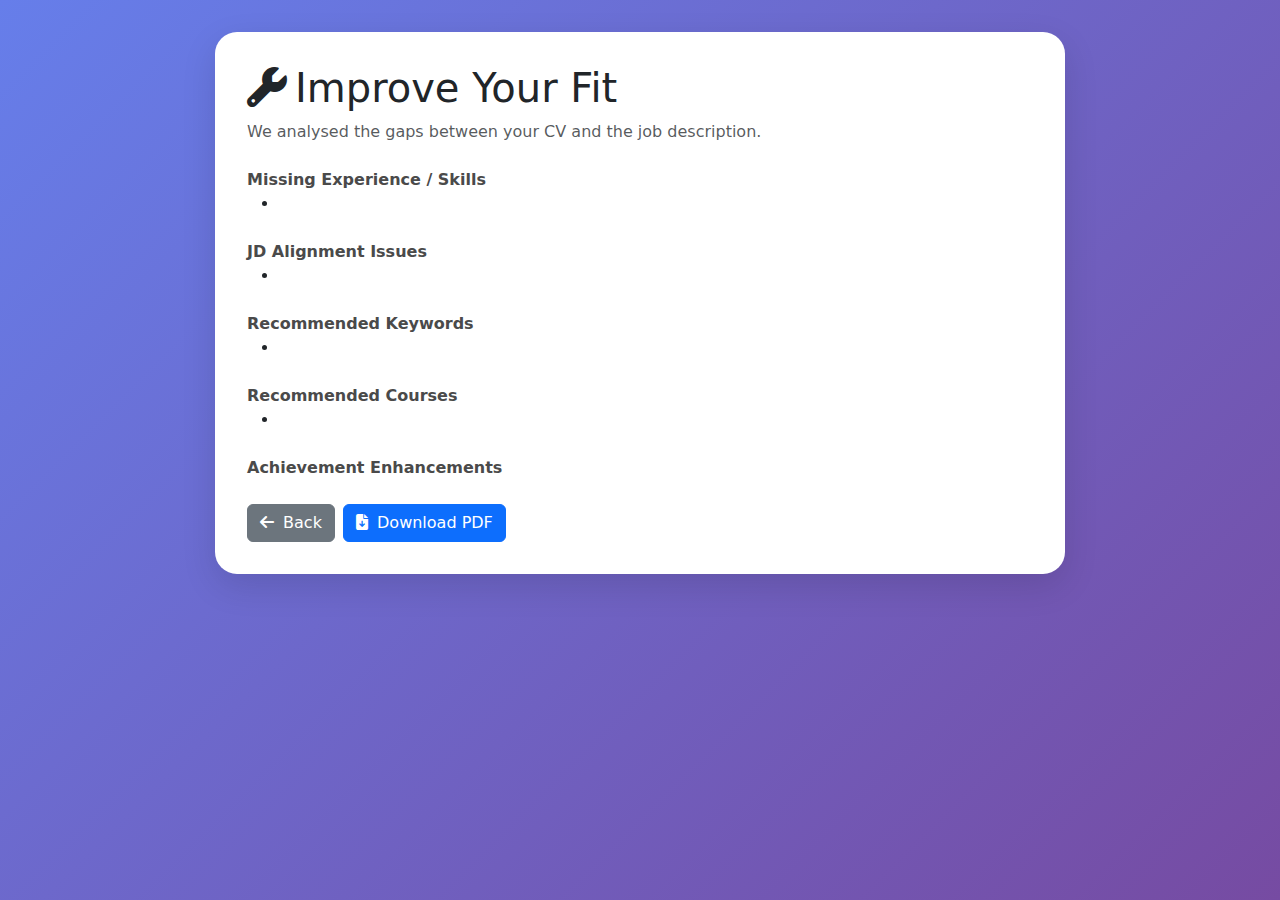
<file: src/main/resources/templates/improve.html>
<!DOCTYPE html>
<html xmlns:th="http://www.thymeleaf.org" lang="en">
<head>
    <meta charset="UTF-8">
    <title>Improve Fit – JobFit</title>

    <link href="https://cdn.jsdelivr.net/npm/bootstrap@5.3.3/dist/css/bootstrap.min.css" rel="stylesheet">
    <link rel="stylesheet" href="https://cdnjs.cloudflare.com/ajax/libs/font-awesome/6.4.0/css/all.min.css">

    <style>
        :root {
            --primary-gradient: linear-gradient(135deg, #667eea 0%, #764ba2 100%);
            --card-shadow: 0 12px 35px rgba(0,0,0,.12);
        }
        body {
            background: var(--primary-gradient);
            min-height: 100vh;
            padding: 2rem 1rem;
        }
        .action-card {
            background: #fff;
            border-radius: 22px;
            padding: 2rem;
            box-shadow: var(--card-shadow);
            max-width: 850px;
            margin: auto;
        }
        .section-title {
            font-weight: 700;
            margin-top: 1.5rem;
            color: #4a4a4a;
        }
    </style>
</head>

<body>
<div class="action-card">

    <h1><i class="fas fa-wrench me-2"></i>Improve Your Fit</h1>
    <p class="text-muted">We analysed the gaps between your CV and the job description.</p>

    <div>
        <div class="section-title">Missing Experience / Skills</div>
        <ul>
            <li th:each="gap : ${entry.gaps}" th:text="${gap}"></li>
        </ul>
    </div>

    <div>
        <div class="section-title">JD Alignment Issues</div>
        <ul>
            <li th:each="align : ${entry.alignmentIssues}" th:text="${align}"></li>
        </ul>
    </div>

    <div>
        <div class="section-title">Recommended Keywords</div>
        <ul>
            <li th:each="kw : ${entry.keywordSuggestions}" th:text="${kw}"></li>
        </ul>
    </div>

    <!-- NEW SECTION: COURSE RECOMMENDATIONS -->
    <div>
        <div class="section-title">Recommended Courses</div>
        <ul>
            <li th:each="course : ${entry.courseRecommendations}" th:text="${course}"></li>
        </ul>
    </div>

    <div>
        <div class="section-title">Achievement Enhancements</div>
        <p th:text="${entry.achievementAdvice}"></p>
    </div>

    <!-- Buttons -->
    <div class="mt-4 d-flex gap-2">
        <a class="btn btn-secondary" href="/dashboard"><i class="fas fa-arrow-left me-1"></i> Back</a>
        <a class="btn btn-primary" th:href="@{'/dashboard/action/' + ${entry.id} + '/download'}">
            <i class="fas fa-file-download me-1"></i> Download PDF
        </a>
    </div>

</div>
</body>
</html>
</file>
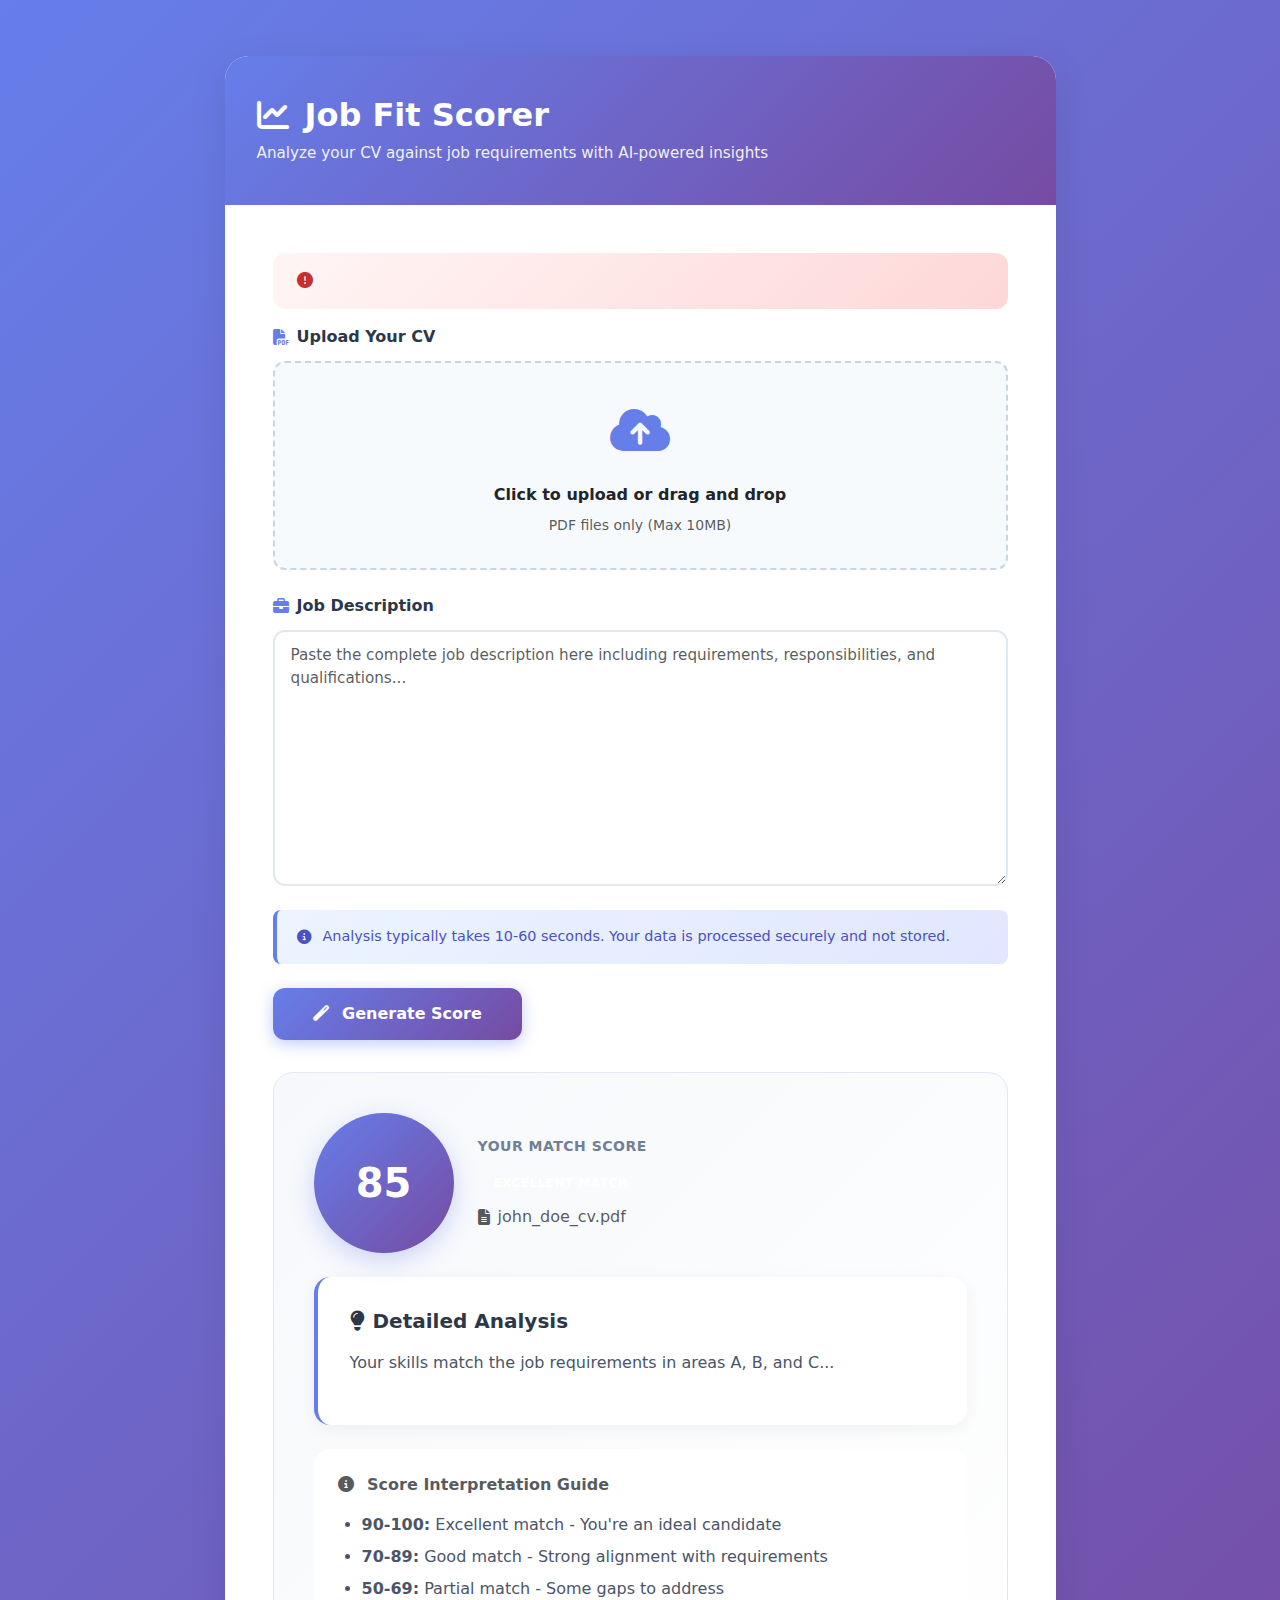
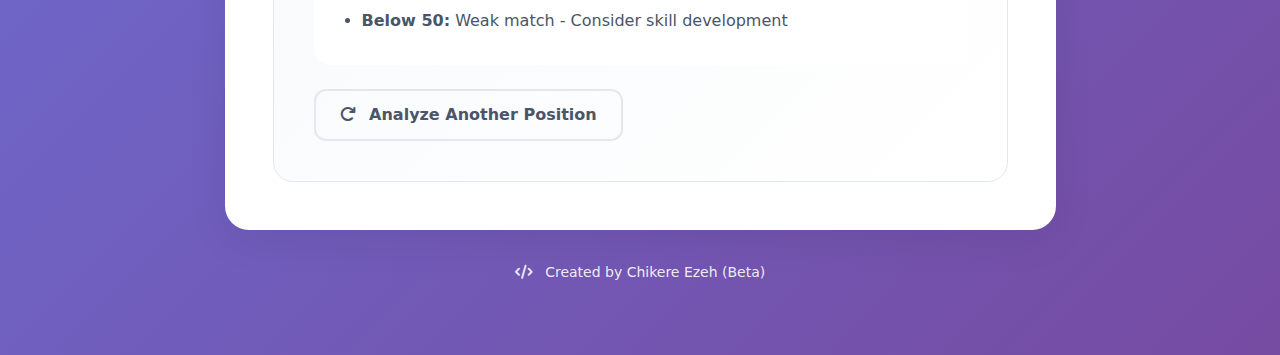
<file: src/main/resources/templates/index_old1.html>
<!DOCTYPE html>
<html lang="en" xmlns:th="http://www.thymeleaf.org">
<head>
    <meta charset="UTF-8">
    <meta name="viewport" content="width=device-width, initial-scale=1.0">
    <title>Job Fit Scorer</title>
    <link href="https://cdn.jsdelivr.net/npm/bootstrap@5.3.3/dist/css/bootstrap.min.css" rel="stylesheet" integrity="sha384-QWTKZyjpPEjISv5WaRU9OFeRpok6YctnYmDr5pNlyT2bRjXh0JMhjY6hW+ALEwIH" crossorigin="anonymous">
    <link rel="stylesheet" href="https://cdnjs.cloudflare.com/ajax/libs/font-awesome/6.4.0/css/all.min.css">
    <style>
        :root {
            --primary-gradient: linear-gradient(135deg, #667eea 0%, #764ba2 100%);
            --success-gradient: linear-gradient(135deg, #11998e 0%, #38ef7d 100%);
            --warning-gradient: linear-gradient(135deg, #f093fb 0%, #f5576c 100%);
            --card-shadow: 0 10px 40px rgba(0,0,0,.08);
            --card-shadow-hover: 0 15px 50px rgba(0,0,0,.12);
        }

        body {
            background: linear-gradient(135deg, #667eea 0%, #764ba2 100%);
            min-height: 100vh;
            padding: 2rem 0;
        }

        .main-card {
            background: #fff;
            border-radius: 24px;
            box-shadow: var(--card-shadow);
            border: none;
            overflow: hidden;
            transition: transform 0.3s ease, box-shadow 0.3s ease;
        }

        .main-card:hover {
            box-shadow: var(--card-shadow-hover);
        }

        .card-header-custom {
            background: var(--primary-gradient);
            color: white;
            padding: 2.5rem 2rem;
            border: none;
        }

        .card-header-custom h1 {
            font-size: 2rem;
            font-weight: 700;
            margin: 0;
            display: flex;
            align-items: center;
            gap: 1rem;
        }

        .card-header-custom .subtitle {
            opacity: 0.9;
            font-size: 0.95rem;
            margin-top: 0.5rem;
            font-weight: 400;
        }

        .form-label {
            font-weight: 600;
            color: #2d3748;
            margin-bottom: 0.75rem;
            display: flex;
            align-items: center;
            gap: 0.5rem;
        }

        .form-label i {
            color: #667eea;
        }

        .form-control, .form-select {
            border: 2px solid #e2e8f0;
            border-radius: 12px;
            padding: 0.75rem 1rem;
            transition: all 0.3s ease;
            font-size: 0.95rem;
        }

        .form-control:focus, .form-select:focus {
            border-color: #667eea;
            box-shadow: 0 0 0 4px rgba(102, 126, 234, 0.1);
        }

        textarea.form-control {
            resize: vertical;
            min-height: 150px;
        }

        .file-upload-wrapper {
            position: relative;
            overflow: hidden;
            border: 2px dashed #cbd5e0;
            border-radius: 12px;
            padding: 2rem;
            text-align: center;
            background: #f7fafc;
            transition: all 0.3s ease;
            cursor: pointer;
        }

        .file-upload-wrapper:hover {
            border-color: #667eea;
            background: #edf2f7;
        }

        .file-upload-wrapper input[type="file"] {
            position: absolute;
            left: -9999px;
        }

        .file-upload-label {
            cursor: pointer;
            display: block;
        }

        .file-upload-icon {
            font-size: 3rem;
            color: #667eea;
            margin-bottom: 1rem;
        }

        .btn-generate {
            background: var(--primary-gradient);
            border: none;
            color: white;
            padding: 0.875rem 2.5rem;
            border-radius: 12px;
            font-weight: 600;
            font-size: 1rem;
            transition: all 0.3s ease;
            box-shadow: 0 4px 15px rgba(102, 126, 234, 0.4);
        }

        .btn-generate:hover {
            transform: translateY(-2px);
            box-shadow: 0 6px 20px rgba(102, 126, 234, 0.5);
            color: white;
        }

        .btn-generate:disabled {
            opacity: 0.6;
            transform: none;
        }

        .score-section {
            background: linear-gradient(135deg, #f6f8fb 0%, #ffffff 100%);
            border-radius: 20px;
            padding: 2.5rem;
            margin-top: 2rem;
            border: 1px solid #e2e8f0;
        }

        .score-circle {
            width: 140px;
            height: 140px;
            border-radius: 50%;
            display: flex;
            align-items: center;
            justify-content: center;
            font-size: 2.5rem;
            font-weight: 700;
            color: #fff;
            background: var(--primary-gradient);
            box-shadow: 0 8px 25px rgba(102, 126, 234, 0.3);
            position: relative;
            animation: scoreAppear 0.6s ease-out;
        }

        @keyframes scoreAppear {
            from {
                transform: scale(0) rotate(-180deg);
                opacity: 0;
            }
            to {
                transform: scale(1) rotate(0);
                opacity: 1;
            }
        }

        .score-info {
            flex: 1;
        }

        .score-label {
            font-size: 0.875rem;
            color: #718096;
            text-transform: uppercase;
            letter-spacing: 0.5px;
            font-weight: 600;
            margin-bottom: 0.25rem;
        }

        .score-title {
            font-size: 1.5rem;
            font-weight: 700;
            color: #2d3748;
            margin-bottom: 0.5rem;
        }

        .badge-match {
            padding: 0.5rem 1rem;
            border-radius: 8px;
            font-weight: 600;
            font-size: 0.75rem;
            letter-spacing: 0.5px;
        }

        .badge.bg-success {
            background: var(--success-gradient) !important;
        }

        .badge.bg-info {
            background: linear-gradient(135deg, #30cfd0 0%, #330867 100%) !important;
        }

        .badge.bg-warning {
            background: var(--warning-gradient) !important;
        }

        .badge.bg-danger {
            background: linear-gradient(135deg, #f2709c 0%, #ff9472 100%) !important;
        }

        .explanation-box {
            background: white;
            border-radius: 16px;
            padding: 2rem;
            border-left: 4px solid #667eea;
            box-shadow: 0 4px 15px rgba(0,0,0,0.05);
        }

        .explanation-box h2 {
            color: #2d3748;
            font-size: 1.25rem;
            font-weight: 700;
            margin-bottom: 1rem;
            display: flex;
            align-items: center;
            gap: 0.5rem;
        }

        .explanation {
            color: #4a5568;
            line-height: 1.8;
            white-space: pre-line;
        }

        .score-legend {
            background: white;
            border-radius: 16px;
            padding: 1.5rem;
            margin-top: 1.5rem;
        }

        .score-legend ul {
            margin-bottom: 0;
            padding-left: 1.5rem;
        }

        .score-legend li {
            margin-bottom: 0.5rem;
            color: #4a5568;
        }

        .btn-reset {
            border: 2px solid #e2e8f0;
            color: #4a5568;
            padding: 0.75rem 1.5rem;
            border-radius: 12px;
            font-weight: 600;
            transition: all 0.3s ease;
        }

        .btn-reset:hover {
            background: #f7fafc;
            border-color: #cbd5e0;
            color: #2d3748;
        }

        .loading-overlay {
            position: fixed;
            inset: 0;
            z-index: 1050;
            background: rgba(0, 0, 0, 0.7);
            backdrop-filter: blur(8px);
            display: flex;
            align-items: center;
            justify-content: center;
        }

        .loading-content {
            background: white;
            padding: 3rem 4rem;
            border-radius: 20px;
            text-align: center;
            box-shadow: 0 20px 60px rgba(0,0,0,0.3);
            max-width: 400px;
        }

        .spinner-custom {
            width: 60px;
            height: 60px;
            border: 4px solid #f3f4f6;
            border-top-color: #667eea;
            border-radius: 50%;
            animation: spin 1s linear infinite;
            margin: 0 auto 1.5rem;
        }

        @keyframes spin {
            to { transform: rotate(360deg); }
        }

        .loading-content h3 {
            font-size: 1.25rem;
            font-weight: 700;
            color: #2d3748;
            margin-bottom: 0.5rem;
        }

        .loading-content p {
            color: #718096;
            margin: 0;
        }

        .alert {
            border-radius: 12px;
            border: none;
            padding: 1rem 1.5rem;
        }

        .alert-danger {
            background: linear-gradient(135deg, #fff5f5 0%, #fed7d7 100%);
            color: #c53030;
        }

        .footer-text {
            text-align: center;
            color: rgba(255,255,255,0.9);
            margin-top: 2rem;
            font-size: 0.875rem;
            font-weight: 500;
        }

        .d-none {
            display: none !important;
        }

        .info-note {
            background: linear-gradient(135deg, #ebf4ff 0%, #e0e7ff 100%);
            border-left: 4px solid #667eea;
            padding: 1rem 1.25rem;
            border-radius: 8px;
            color: #4c51bf;
            font-size: 0.9rem;
            display: flex;
            align-items: center;
            gap: 0.75rem;
        }

        .file-name-display {
            background: #edf2f7;
            padding: 0.75rem 1rem;
            border-radius: 8px;
            margin-top: 0.75rem;
            display: none;
            align-items: center;
            gap: 0.5rem;
            font-size: 0.9rem;
            color: #2d3748;
        }

        .file-name-display.show {
            display: flex;
        }

        .file-name-display i {
            color: #667eea;
        }

        @media (max-width: 768px) {
            .card-header-custom {
                padding: 2rem 1.5rem;
            }

            .score-circle {
                width: 100px;
                height: 100px;
                font-size: 2rem;
            }

            .score-section {
                padding: 1.5rem;
            }

            .loading-content {
                padding: 2rem;
                margin: 1rem;
            }
        }
    </style>
</head>
<body>
<div class="container py-4">
    <div class="row justify-content-center">
        <div class="col-lg-10 col-xl-9">
            <div class="main-card">
                <div class="card-header-custom">
                    <h1>
                        <i class="fas fa-chart-line"></i>
                        Job Fit Scorer
                    </h1>
                    <div class="subtitle">Analyze your CV against job requirements with AI-powered insights</div>
                </div>

                <div class="card-body p-4 p-md-5">
                    <div th:if="${error}" class="alert alert-danger" role="alert">
                        <i class="fas fa-exclamation-circle me-2"></i>
                        <span th:text="${error}"></span>
                    </div>

                    <form id="scoreForm" th:action="@{/generate}" method="post" enctype="multipart/form-data" class="needs-validation" novalidate>
                        <div class="mb-4">
                            <label for="candidateFile" class="form-label">
                                <i class="fas fa-file-pdf"></i>
                                Upload Your CV
                            </label>
                            <div class="file-upload-wrapper" id="fileUploadWrapper">
                                <input class="form-control" type="file" id="candidateFile" name="candidateFile" accept="application/pdf" required>
                                <label for="candidateFile" class="file-upload-label">
                                    <div class="file-upload-icon">
                                        <i class="fas fa-cloud-upload-alt"></i>
                                    </div>
                                    <div class="fw-semibold mb-2">Click to upload or drag and drop</div>
                                    <div class="text-muted small">PDF files only (Max 10MB)</div>
                                </label>
                            </div>
                            <div class="file-name-display" id="fileNameDisplay">
                                <i class="fas fa-file-pdf"></i>
                                <span id="fileName"></span>
                            </div>
                            <div class="invalid-feedback">Please select a PDF file.</div>
                        </div>

                        <div class="mb-4">
                            <label for="jobDescription" class="form-label">
                                <i class="fas fa-briefcase"></i>
                                Job Description
                            </label>
                            <textarea class="form-control" id="jobDescription" name="jobDescription" rows="10" placeholder="Paste the complete job description here including requirements, responsibilities, and qualifications..." required></textarea>
                            <div class="invalid-feedback">Please paste the job description.</div>
                        </div>

                        <div class="info-note mb-4">
                            <i class="fas fa-info-circle"></i>
                            <span>Analysis typically takes 10-60 seconds. Your data is processed securely and not stored.</span>
                        </div>

                        <div class="d-flex justify-content-between align-items-center">
                            <button id="submitBtn" class="btn btn-generate" type="submit">
                                <i class="fas fa-magic me-2"></i>
                                Generate Score
                            </button>
                        </div>
                    </form>

                    <div th:if="${score != null}" class="score-section">
                        <div class="d-flex align-items-center gap-4 mb-4 flex-wrap">
                            <div class="score-circle" th:text="${score}">85</div>
                            <div class="score-info">
                                <div class="score-label">Your Match Score</div>
                                <div class="score-title">
                                    <span class="badge badge-match" th:classappend="${matchClass}" th:text="${matchLabel}">EXCELLENT MATCH</span>
                                </div>
                                <div class="text-muted d-flex align-items-center gap-2 mt-2">
                                    <i class="fas fa-file-alt"></i>
                                    <span th:text="${cvName}">john_doe_cv.pdf</span>
                                </div>
                            </div>
                        </div>

                        <div class="explanation-box">
                            <h2>
                                <i class="fas fa-lightbulb"></i>
                                Detailed Analysis
                            </h2>
                            <p class="explanation" th:text="${explanation}">Your skills match the job requirements in areas A, B, and C...</p>
                        </div>

                        <div class="score-legend">
                            <div class="fw-semibold mb-3 text-muted">
                                <i class="fas fa-info-circle me-2"></i>
                                Score Interpretation Guide
                            </div>
                            <ul>
                                <li><strong>90-100:</strong> Excellent match - You're an ideal candidate</li>
                                <li><strong>70-89:</strong> Good match - Strong alignment with requirements</li>
                                <li><strong>50-69:</strong> Partial match - Some gaps to address</li>
                                <li><strong>Below 50:</strong> Weak match - Consider skill development</li>
                            </ul>
                        </div>

                        <div class="mt-4">
                            <a class="btn btn-reset" th:href="@{/}">
                                <i class="fas fa-redo me-2"></i>
                                Analyze Another Position
                            </a>
                        </div>
                    </div>
                </div>
            </div>

            <p class="footer-text">
                <i class="fas fa-code me-2"></i>
                Created by Chikere Ezeh (Beta)
            </p>
        </div>
    </div>
</div>

<div id="loadingOverlay" class="loading-overlay d-none" role="alert" aria-live="assertive" aria-atomic="true">
    <div class="loading-content">
        <div class="spinner-custom"></div>
        <h3>Analyzing Your Match</h3>
        <p>This may take up to a minute. Please don't close the page.</p>
    </div>
</div>

<script>
    (() => {
        'use strict';
        const form = document.getElementById('scoreForm');
        const submitBtn = document.getElementById('submitBtn');
        const overlay = document.getElementById('loadingOverlay');
        const fileInput = document.getElementById('candidateFile');
        const fileNameDisplay = document.getElementById('fileNameDisplay');
        const fileName = document.getElementById('fileName');
        const fileUploadWrapper = document.getElementById('fileUploadWrapper');

        // File upload handling
        if (fileInput) {
            fileInput.addEventListener('change', function(e) {
                if (this.files && this.files[0]) {
                    fileName.textContent = this.files[0].name;
                    fileNameDisplay.classList.add('show');
                    fileUploadWrapper.style.borderColor = '#667eea';
                    fileUploadWrapper.style.background = '#f0f4ff';
                } else {
                    fileNameDisplay.classList.remove('show');
                    fileUploadWrapper.style.borderColor = '#cbd5e0';
                    fileUploadWrapper.style.background = '#f7fafc';
                }
            });
        }

        // Form submission handling
        if (form) {
            form.addEventListener('submit', event => {
                if (!form.checkValidity()) {
                    event.preventDefault();
                    event.stopPropagation();
                    form.classList.add('was-validated');
                    return;
                }

                // Valid submission: show overlay
                overlay.classList.remove('d-none');
                if (submitBtn) {
                    submitBtn.disabled = true;
                    submitBtn.innerHTML = '<i class="fas fa-spinner fa-spin me-2"></i>Analyzing...';
                }
                form.classList.add('was-validated');
            }, false);
        }
    })();
</script>
<script src="https://cdn.jsdelivr.net/npm/bootstrap@5.3.3/dist/js/bootstrap.bundle.min.js" integrity="sha384-YvpcrYf0tY3lHB60NNkmXc5s9fDVZLESaAA55NDzOxhy9GkcIdslK1eN7N6jIeHz" crossorigin="anonymous"></script>
</body>
</html>
</file>
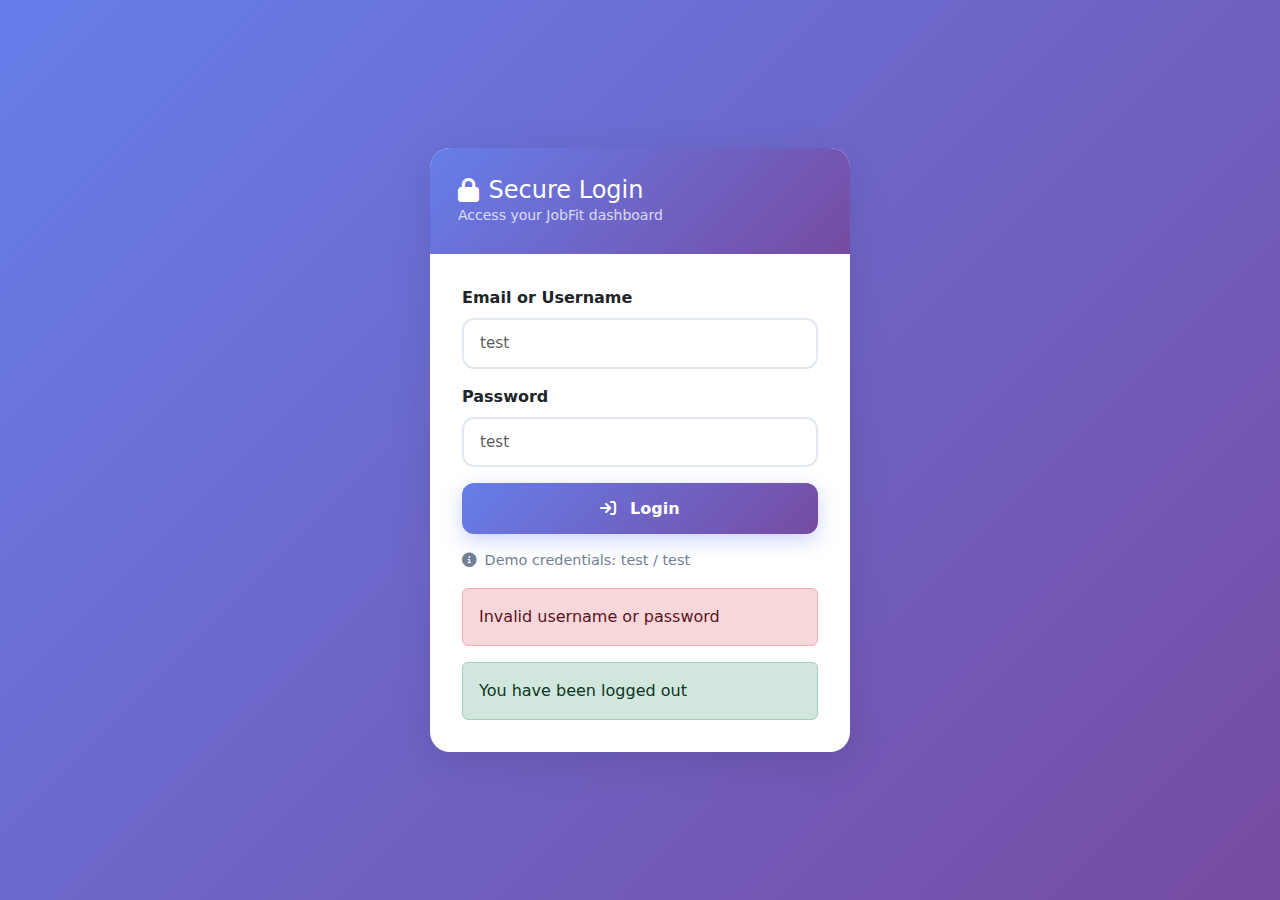
<file: src/main/resources/templates/login.html>
<!DOCTYPE html>
<html xmlns:th="http://www.thymeleaf.org" lang="en">
<head>
    <meta charset="UTF-8">
    <meta name="viewport" content="width=device-width, initial-scale=1.0">
    <title>Login - JobFit</title>
    <link href="https://cdn.jsdelivr.net/npm/bootstrap@5.3.3/dist/css/bootstrap.min.css" rel="stylesheet" integrity="sha384-QWTKZyjpPEjISv5WaRU9OFeRpok6YctnYmDr5pNlyT2bRjXh0JMhjY6hW+ALEwIH" crossorigin="anonymous">
    <link rel="stylesheet" href="https://cdnjs.cloudflare.com/ajax/libs/font-awesome/6.4.0/css/all.min.css">
    <style>
        :root {
            --primary-gradient: linear-gradient(135deg, #667eea 0%, #764ba2 100%);
            --card-shadow: 0 10px 40px rgba(0,0,0,.1);
        }
        body {
            background: linear-gradient(135deg, #667eea 0%, #764ba2 100%);
            min-height: 100vh;
            display: flex;
            align-items: center;
            justify-content: center;
            padding: 2rem 1rem;
        }
        .auth-card {
            background: #fff;
            border-radius: 20px;
            box-shadow: var(--card-shadow);
            overflow: hidden;
            max-width: 420px;
            width: 100%;
        }
        .auth-header {
            background: var(--primary-gradient);
            color: #fff;
            padding: 1.75rem;
        }
        .auth-header h1 {
            font-size: 1.5rem;
            margin: 0;
            display: flex;
            align-items: center;
            gap: 0.6rem;
        }
        .auth-body {
            padding: 2rem;
        }
        .form-control {
            border: 2px solid #e2e8f0;
            border-radius: 12px;
            padding: 0.75rem 1rem;
            font-size: 0.95rem;
        }
        .form-control:focus {
            border-color: #667eea;
            box-shadow: 0 0 0 4px rgba(102, 126, 234, 0.1);
        }
        .btn-login {
            background: var(--primary-gradient);
            border: none;
            color: #fff;
            width: 100%;
            padding: 0.85rem;
            border-radius: 12px;
            font-weight: 600;
            box-shadow: 0 6px 20px rgba(102, 126, 234, 0.35);
        }
        .muted-hint {
            color: #718096;
            font-size: 0.9rem;
        }
    </style>
</head>
<body>
<div class="auth-card">
    <div class="auth-header">
        <h1>
            <i class="fas fa-lock"></i>
            Secure Login
        </h1>
        <div class="small opacity-75">Access your JobFit dashboard</div>
    </div>
    <div class="auth-body">
        <form method="post" th:action="@{/login}">
            <div class="mb-3">
                <label class="form-label fw-semibold">Email or Username</label>
                <input type="text" class="form-control" name="username" placeholder="test" required>
            </div>

            <div class="mb-3">
                <label class="form-label fw-semibold">Password</label>
                <input type="password" class="form-control" name="password" placeholder="test" required>
            </div>

            <button type="submit" class="btn-login mb-3">
                <i class="fas fa-arrow-right-to-bracket me-2"></i>
                Login
            </button>

            <div class="muted-hint mb-2"><i class="fas fa-info-circle me-1"></i> Demo credentials: test / test</div>

            <div th:if="${param.error}" class="alert alert-danger mt-3 mb-0">
                Invalid username or password
            </div>

            <div th:if="${param.logout}" class="alert alert-success mt-3 mb-0">
                You have been logged out
            </div>
        </form>
    </div>
</div>
</body>
</html>
</file>
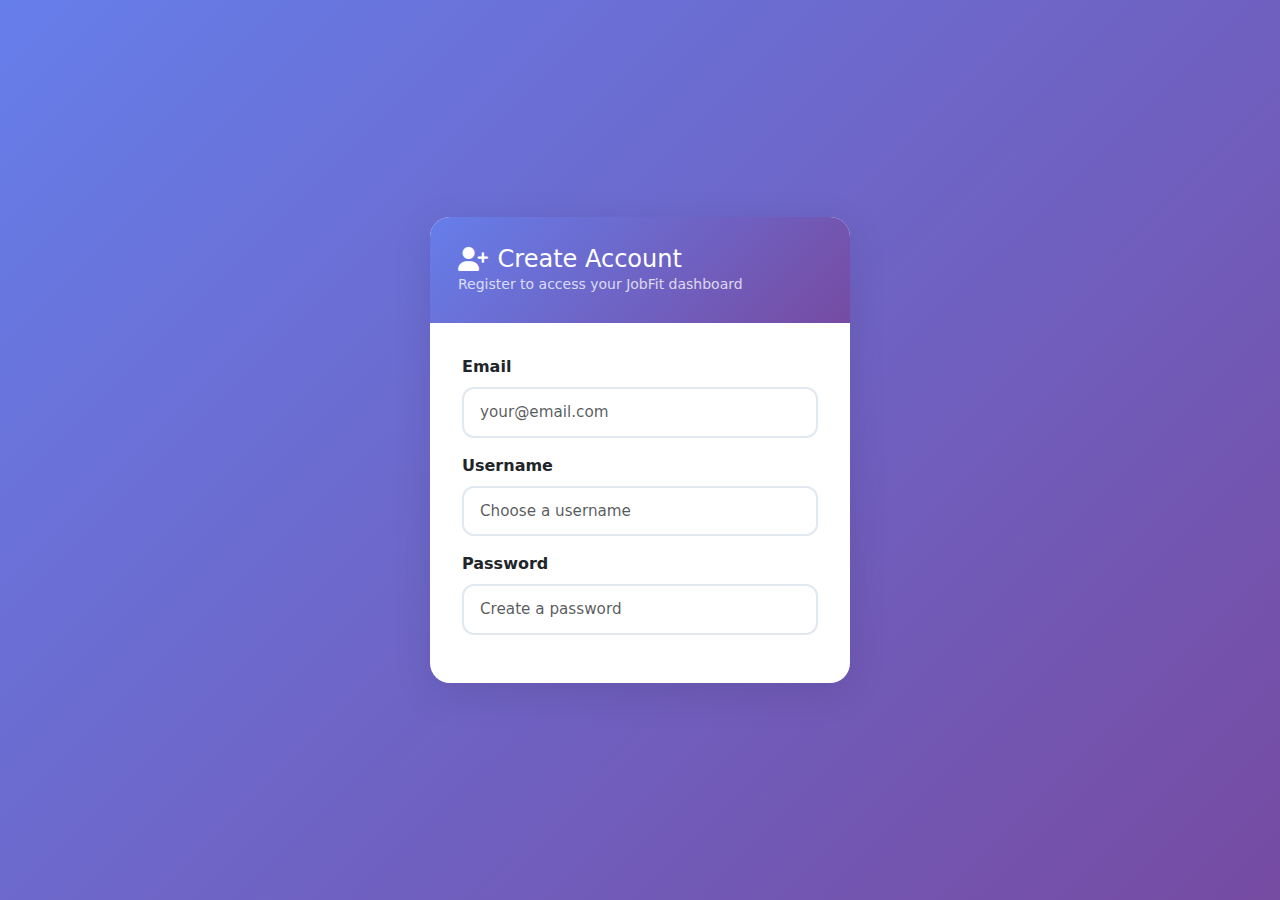
<file: src/main/resources/templates/register.html>
<!DOCTYPE html>
<html xmlns:th="http://www.thymeleaf.org" lang="en">
<head>
    <meta charset="UTF-8">
    <meta name="viewport" content="width=device-width, initial-scale=1.0">
    <title>Register - JobFit</title>

    <link href="https://cdn.jsdelivr.net/npm/bootstrap@5.3.3/dist/css/bootstrap.min.css" rel="stylesheet">
    <link rel="stylesheet" href="https://cdnjs.cloudflare.com/ajax/libs/font-awesome/6.4.0/css/all.min.css">

    <style>
        :root {
            --primary-gradient: linear-gradient(135deg, #667eea 0%, #764ba2 100%);
            --card-shadow: 0 10px 40px rgba(0,0,0,.1);
        }

        body {
            background: linear-gradient(135deg, #667eea 0%, #764ba2 100%);
            min-height: 100vh;
            display: flex;
            align-items: center;
            justify-content: center;
            padding: 2rem 1rem;
        }

        .auth-card {
            background: #fff;
            border-radius: 20px;
            box-shadow: var(--card-shadow);
            overflow: hidden;
            max-width: 420px;
            width: 100%;
        }

        .auth-header {
            background: var(--primary-gradient);
            color: #fff;
            padding: 1.75rem;
        }

        .auth-header h1 {
            font-size: 1.5rem;
            margin: 0;
            display: flex;
            align-items: center;
            gap: 0.6rem;
        }

        .auth-body {
            padding: 2rem;
        }

        .form-control {
            border: 2px solid #e2e8f0;
            border-radius: 12px;
            padding: 0.75rem 1rem;
            font-size: 0.95rem;
        }

        .form-control:focus {
            border-color: #667eea;
            box-shadow: 0 0 0 4px rgba(102, 126, 234, 0.1);
        }

        .btn-register {
            background: var(--primary-gradient);
            border: none;
            color: #fff;
            width: 100%;
            padding: 0.85rem;
            border-radius: 12px;
            font-weight: 600;
            box-shadow: 0 6px 20px rgba(102, 126, 234, 0.35);
        }

        .muted-hint {
            color: #718096;
            font-size: 0.9rem;
        }
    </style>
</head>

<body>
<div class="auth-card">

    <div class="auth-header">
        <h1>
            <i class="fas fa-user-plus"></i>
            Create Account
        </h1>
        <div class="small opacity-75">Register to access your JobFit dashboard</div>
    </div>

    <div class="auth-body">
        <form method="post" th:action="@{/register}">

            <!-- Email -->
            <div class="mb-3">
                <label class="form-label fw-semibold">Email</label>
                <input type="email" class="form-control" name="email" placeholder="your@email.com" required>
            </div>

            <!-- Username -->
            <div class="mb-3">
                <label class="form-label fw-semibold">Username</label>
                <input type="text" class="form-control" name="username" placeholder="Choose a username" required>
            </div>

            <!-- Password -->
            <div class="mb-3">
                <label class="form-label fw-semibold">Password</label>
                <input type="password" class="form-control" name="password" placeholder="Create a password" required>
            </div>

            <!-- Confirm Password -->
            <div class="mb-3
</file>
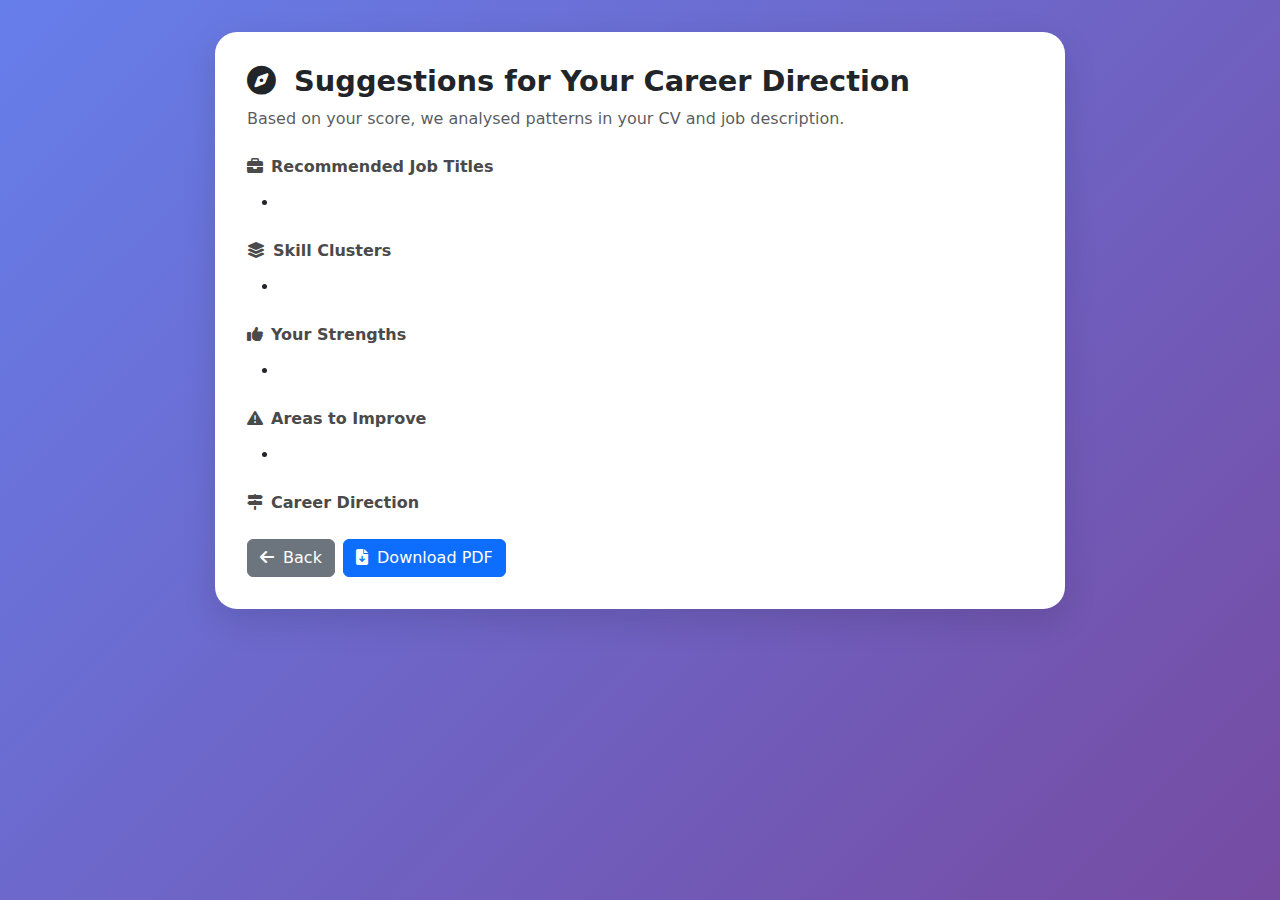
<file: src/main/resources/templates/suggestions.html>
<!DOCTYPE html>
<html xmlns:th="http://www.thymeleaf.org" lang="en">
<head>
    <meta charset="UTF-8">
    <title>Suggestions – JobFit</title>

    <link href="https://cdn.jsdelivr.net/npm/bootstrap@5.3.3/dist/css/bootstrap.min.css" rel="stylesheet">
    <link rel="stylesheet" href="https://cdnjs.cloudflare.com/ajax/libs/font-awesome/6.4.0/css/all.min.css">

    <style>
        :root {
            --primary-gradient: linear-gradient(135deg, #667eea 0%, #764ba2 100%);
            --card-shadow: 0 12px 35px rgba(0,0,0,.12);
        }
        body {
            background: var(--primary-gradient);
            min-height: 100vh;
            padding: 2rem 1rem;
        }
        .action-card {
            background: #fff;
            border-radius: 22px;
            padding: 2rem;
            box-shadow: var(--card-shadow);
            max-width: 850px;
            margin: auto;
        }
        h1 {
            font-size: 1.8rem;
            font-weight: 700;
        }
        .section-title {
            font-weight: 700;
            margin-top: 1.5rem;
            margin-bottom: .75rem;
            color: #4a4a4a;
        }
    </style>
</head>

<body>
<div class="action-card">

    <h1><i class="fas fa-compass me-2"></i> Suggestions for Your Career Direction</h1>
    <p class="text-muted">Based on your score, we analysed patterns in your CV and job description.</p>

    <!-- Job Title Suggestions -->
    <div>
        <div class="section-title"><i class="fas fa-briefcase me-2"></i>Recommended Job Titles</div>
        <ul>
            <li th:each="title : ${entry.suggestedTitles}" th:text="${title}"></li>
        </ul>
    </div>

    <!-- Skills -->
    <div>
        <div class="section-title"><i class="fas fa-layer-group me-2"></i>Skill Clusters</div>
        <ul>
            <li th:each="skill : ${entry.skillClusters}" th:text="${skill}"></li>
        </ul>
    </div>

    <!-- Strengths -->
    <div>
        <div class="section-title"><i class="fas fa-thumbs-up me-2"></i>Your Strengths</div>
        <ul>
            <li th:each="s : ${entry.strengths}" th:text="${s}"></li>
        </ul>
    </div>

    <!-- Weaknesses -->
    <div>
        <div class="section-title"><i class="fas fa-triangle-exclamation me-2"></i>Areas to Improve</div>
        <ul>
            <li th:each="w : ${entry.weaknesses}" th:text="${w}"></li>
        </ul>
    </div>

    <!-- Career Direction -->
    <div>
        <div class="section-title"><i class="fas fa-map-signs me-2"></i>Career Direction</div>
        <p th:text="${entry.careerDirection}"></p>
    </div>

    <!-- Buttons -->
    <div class="mt-4 d-flex gap-2">
        <a class="btn btn-secondary" href="/dashboard"><i class="fas fa-arrow-left me-1"></i> Back</a>
        <a class="btn btn-primary" th:href="@{'/suggestions/' + ${entry.id} + '/download'}">
            <i class="fas fa-file-download me-1"></i> Download PDF
        </a>
    </div>

</div>
</body>
</html>
</file>
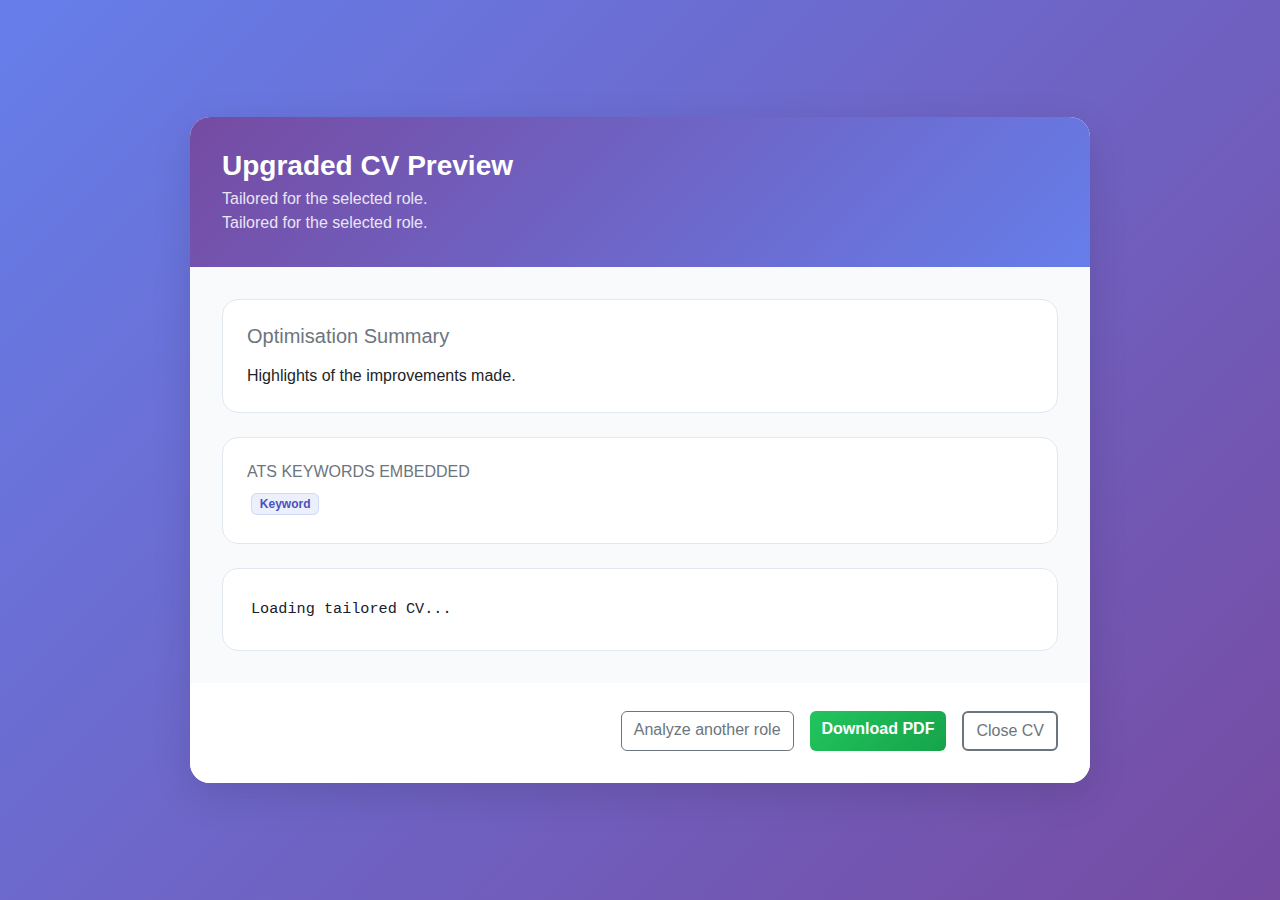
<file: src/main/resources/templates/upgrade_cv.html>
<!DOCTYPE html>
<html lang="en" xmlns:th="http://www.thymeleaf.org">
<head>
    <meta charset="UTF-8">
    <meta name="viewport" content="width=device-width, initial-scale=1.0">
    <title>Upgraded CV Preview</title>
    <link href="https://cdn.jsdelivr.net/npm/bootstrap@5.3.3/dist/css/bootstrap.min.css" rel="stylesheet"
          integrity="sha384-QWTKZyjpPEjISv5WaRU9OFeRpok6YctnYmDr5pNlyT2bRjXh0JMhjY6hW+ALEwIH" crossorigin="anonymous">
    <style>
        body {
            background: linear-gradient(135deg, #667eea 0%, #764ba2 100%);
            min-height: 100vh;
            display: flex;
            align-items: center;
            justify-content: center;
            padding: 2rem 1rem;
            font-family: "Inter", "Segoe UI", sans-serif;
        }

        .cv-card {
            background: #ffffff;
            border-radius: 20px;
            box-shadow: 0 12px 40px rgba(0, 0, 0, 0.12);
            max-width: 900px;
            width: 100%;
            overflow: hidden;
        }

        .cv-card__header {
            background: linear-gradient(135deg, #764ba2 0%, #667eea 100%);
            color: #fff;
            padding: 2rem;
        }

        .cv-card__header h1 {
            font-size: 1.75rem;
            font-weight: 700;
            margin-bottom: 0.25rem;
        }

        .cv-card__header p {
            margin: 0;
            font-weight: 500;
            opacity: 0.85;
        }

        .cv-card__body {
            padding: 2rem;
            background: #f8fafc;
        }

        .cv-content {
            background: #ffffff;
            border-radius: 16px;
            border: 1px solid #e2e8f0;
            padding: 1.75rem;
            white-space: pre-wrap;
            font-family: "Courier New", monospace;
            font-size: 0.95rem;
            line-height: 1.6;
            color: #1a202c;
            max-height: 460px;
            overflow-y: auto;
        }

        .insights-card {
            background: #ffffff;
            border-radius: 16px;
            border: 1px solid #e2e8f0;
            padding: 1.5rem;
            margin-bottom: 1.5rem;
        }

        .badge-keyword {
            background: rgba(102, 126, 234, 0.12);
            color: #4c51bf;
            border: 1px solid rgba(102, 126, 234, 0.2);
            font-weight: 600;
            margin: 0.25rem;
        }

        .cv-card__footer {
            padding: 1.75rem 2rem 2rem;
            background: #ffffff;
            display: flex;
            flex-wrap: wrap;
            gap: 1rem;
            justify-content: flex-end;
        }

        .btn-primary-gradient {
            background: linear-gradient(135deg, #22c55e 0%, #16a34a 100%);
            border: none;
            color: #fff;
            font-weight: 600;
        }

        .btn-outline-light {
            border-width: 2px;
        }

        @media (max-width: 576px) {
            .cv-card__footer {
                justify-content: center;
            }
        }
    </style>
</head>
<body>
<main class="cv-card" role="main">
    <header class="cv-card__header">
        <h1>Upgraded CV Preview</h1>
        <p th:if="${cvName}" th:text="'Tailored version of ' + ${cvName} + ' • Fit score ' + ${fitScore}">Tailored for the selected role.</p>
        <p th:unless="${cvName}" th:text="'Fit score ' + ${fitScore} + ' • Ready to download'">Tailored for the selected role.</p>
    </header>
    <section class="cv-card__body">
        <div class="insights-card">
            <h2 class="h5 mb-3 text-secondary">Optimisation Summary</h2>
            <p class="mb-0" th:text="${optimisationSummary}">Highlights of the improvements made.</p>
        </div>
        <div class="insights-card" th:if="${atsKeywords}">
            <h2 class="h6 text-secondary text-uppercase">ATS Keywords Embedded</h2>
            <div class="d-flex flex-wrap">
                <span th:each="keyword : ${atsKeywords}"
                      class="badge badge-keyword"
                      th:text="${keyword}">Keyword</span>
            </div>
        </div>
        <div class="cv-content" th:text="${upgradedCvText}">Loading tailored CV...</div>
    </section>
    <footer class="cv-card__footer">
        <a class="btn btn-outline-secondary" href="/" role="button">
            Analyze another role
        </a>
        <a class="btn btn-primary-gradient" href="/upgrade-cv/download" role="button">
            Download PDF
        </a>
        <button type="button" class="btn btn-outline-light text-secondary border-secondary" onclick="window.location.href='/'">
            Close CV
        </button>
    </footer>
</main>
<script src="https://cdn.jsdelivr.net/npm/bootstrap@5.3.3/dist/js/bootstrap.bundle.min.js"
        integrity="sha384-YvpcrYf0tY3lHB60NNkmXc5s9fDVZLESaAA55NDzOxhy9GkcIdslK1eN7N6jIeHz"
        crossorigin="anonymous"></script>
</body>
</html>
</file>
